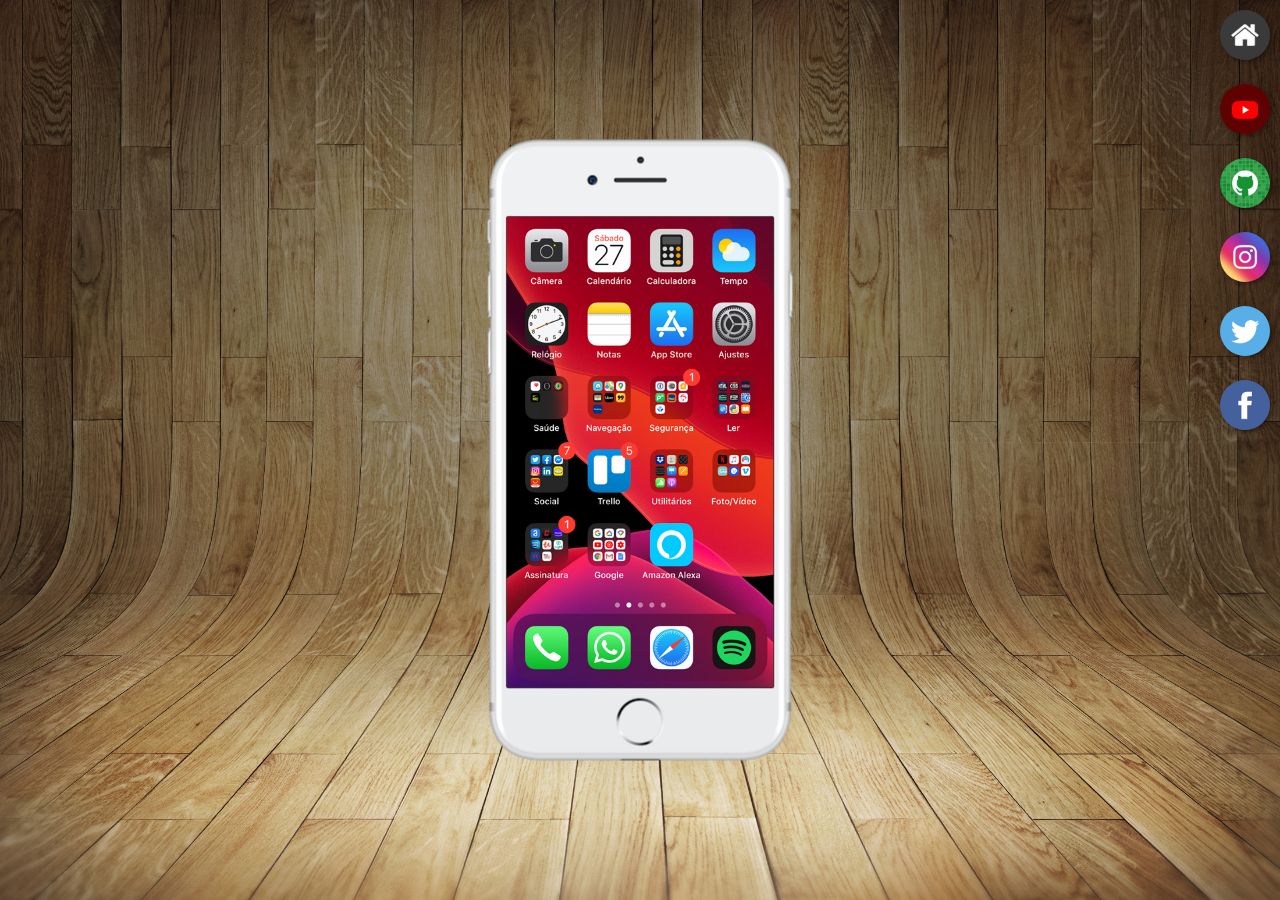
<file: index.html>
<!DOCTYPE html>
<html lang="pt-br">
<head>
    <meta charset="UTF-8">
    <meta http-equiv="X-UA-Compatible" content="IE=edge">
    <meta name="viewport" content="width=device-width, initial-scale=1.0">
    <link rel="shortcut icon" href="favicon.ico" type="image/x-icon">
    <link rel="stylesheet" href="estilos/style.css">
    <title>Projeto Redes Sociais</title>
</head>
<body>
    <main>
        <section id="telefone">
            <iframe src="home.html" name="tela" id="tela" frameborder="0">
                Seu navegador não é compatível com o iframe.
            </iframe>
        </section>
        <section id="redes-sociais">
            <a href="home.html" target="tela"><img src="imagens/logo-home.jpg" alt="Home"></a><br>
            <a href="youtube.html" target="tela"><img src="imagens/logo-youtube.jpg" alt="Youtube"></a><br>
            <a href="github.html" target="tela"><img src="imagens/logo-github.jpg" alt="GitHub"></a><br>
            <a href="instagram.html" target="tela"><img src="imagens/logo-instagram.jpg" alt="Instagram"></a><br>
            <a href="twitter.html" target="tela"><img src="imagens/logo-twitter.jpg" alt="Twitter"></a><br>
            <a href="facebook.html" target="tela"><img src="imagens/logo-facebook.jpg" alt="Facebook"></a>
        </section>
    </main>
</body>
</html>
</file>
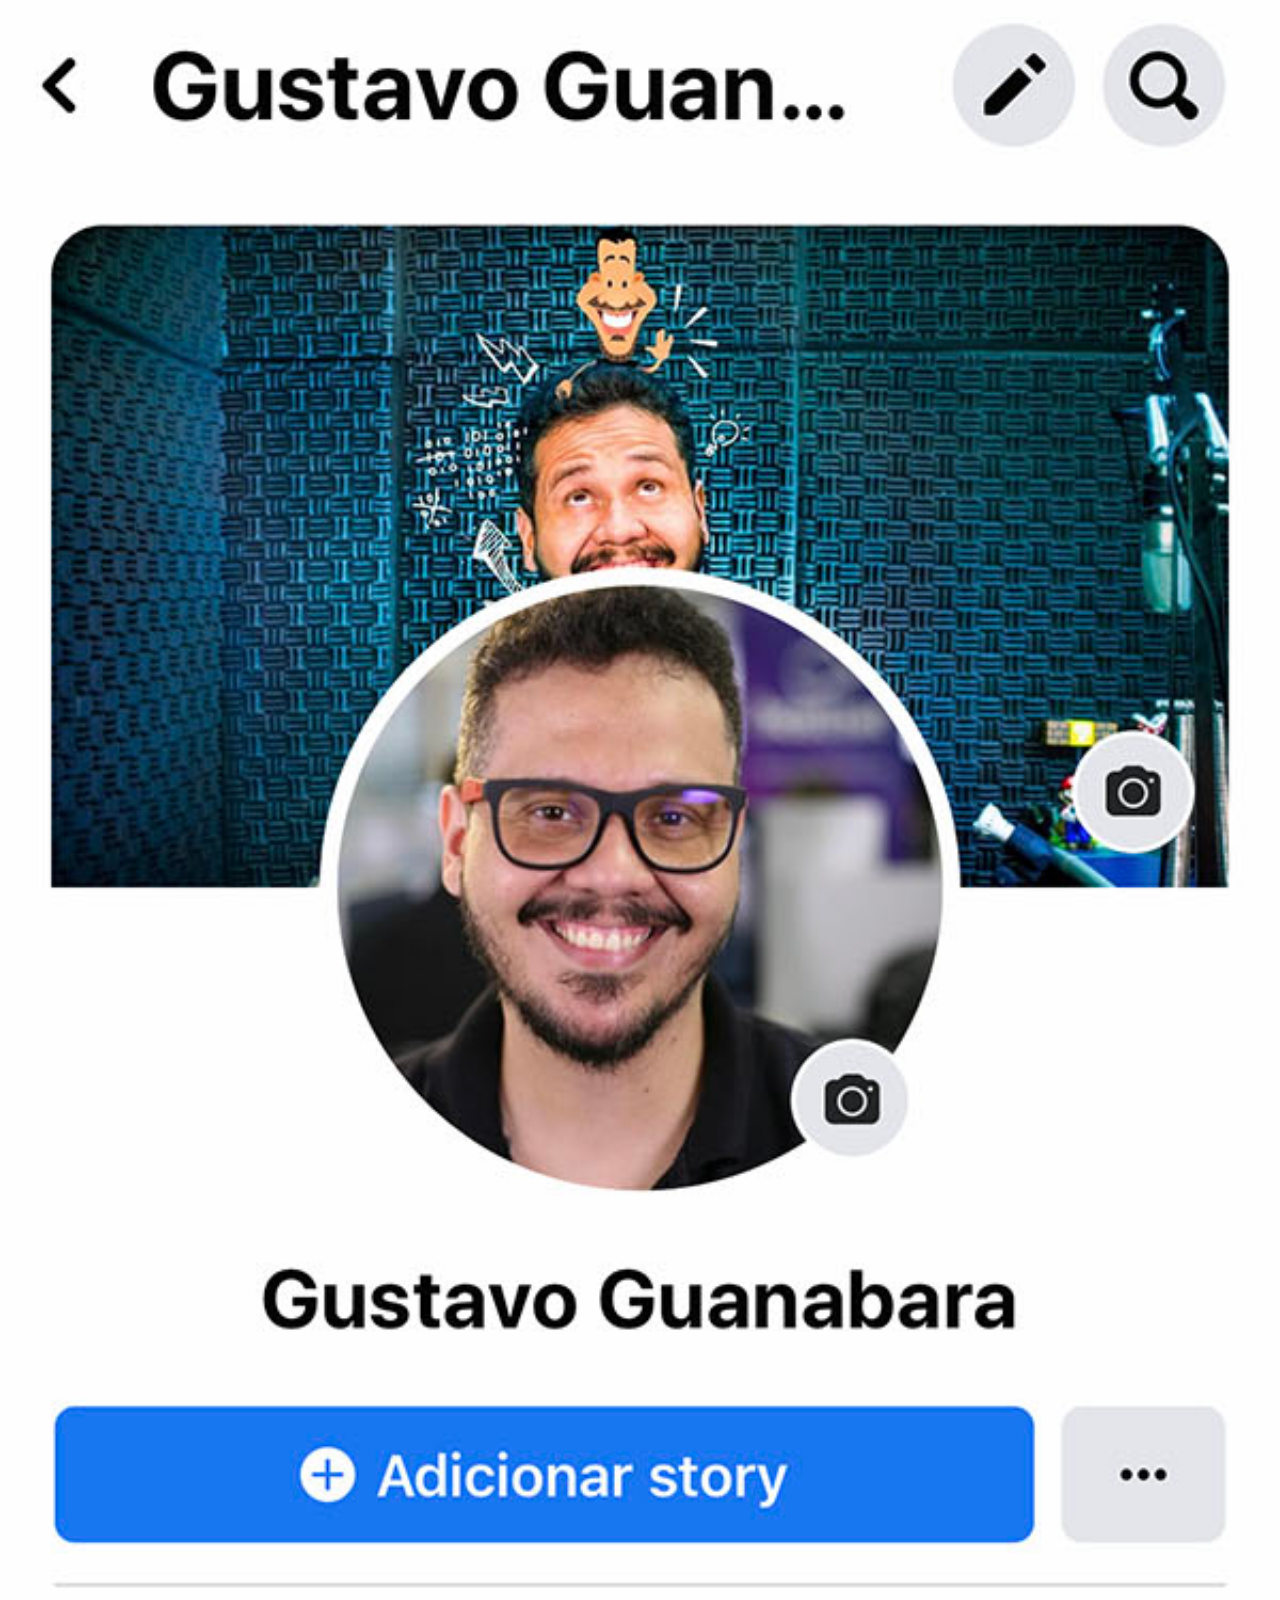
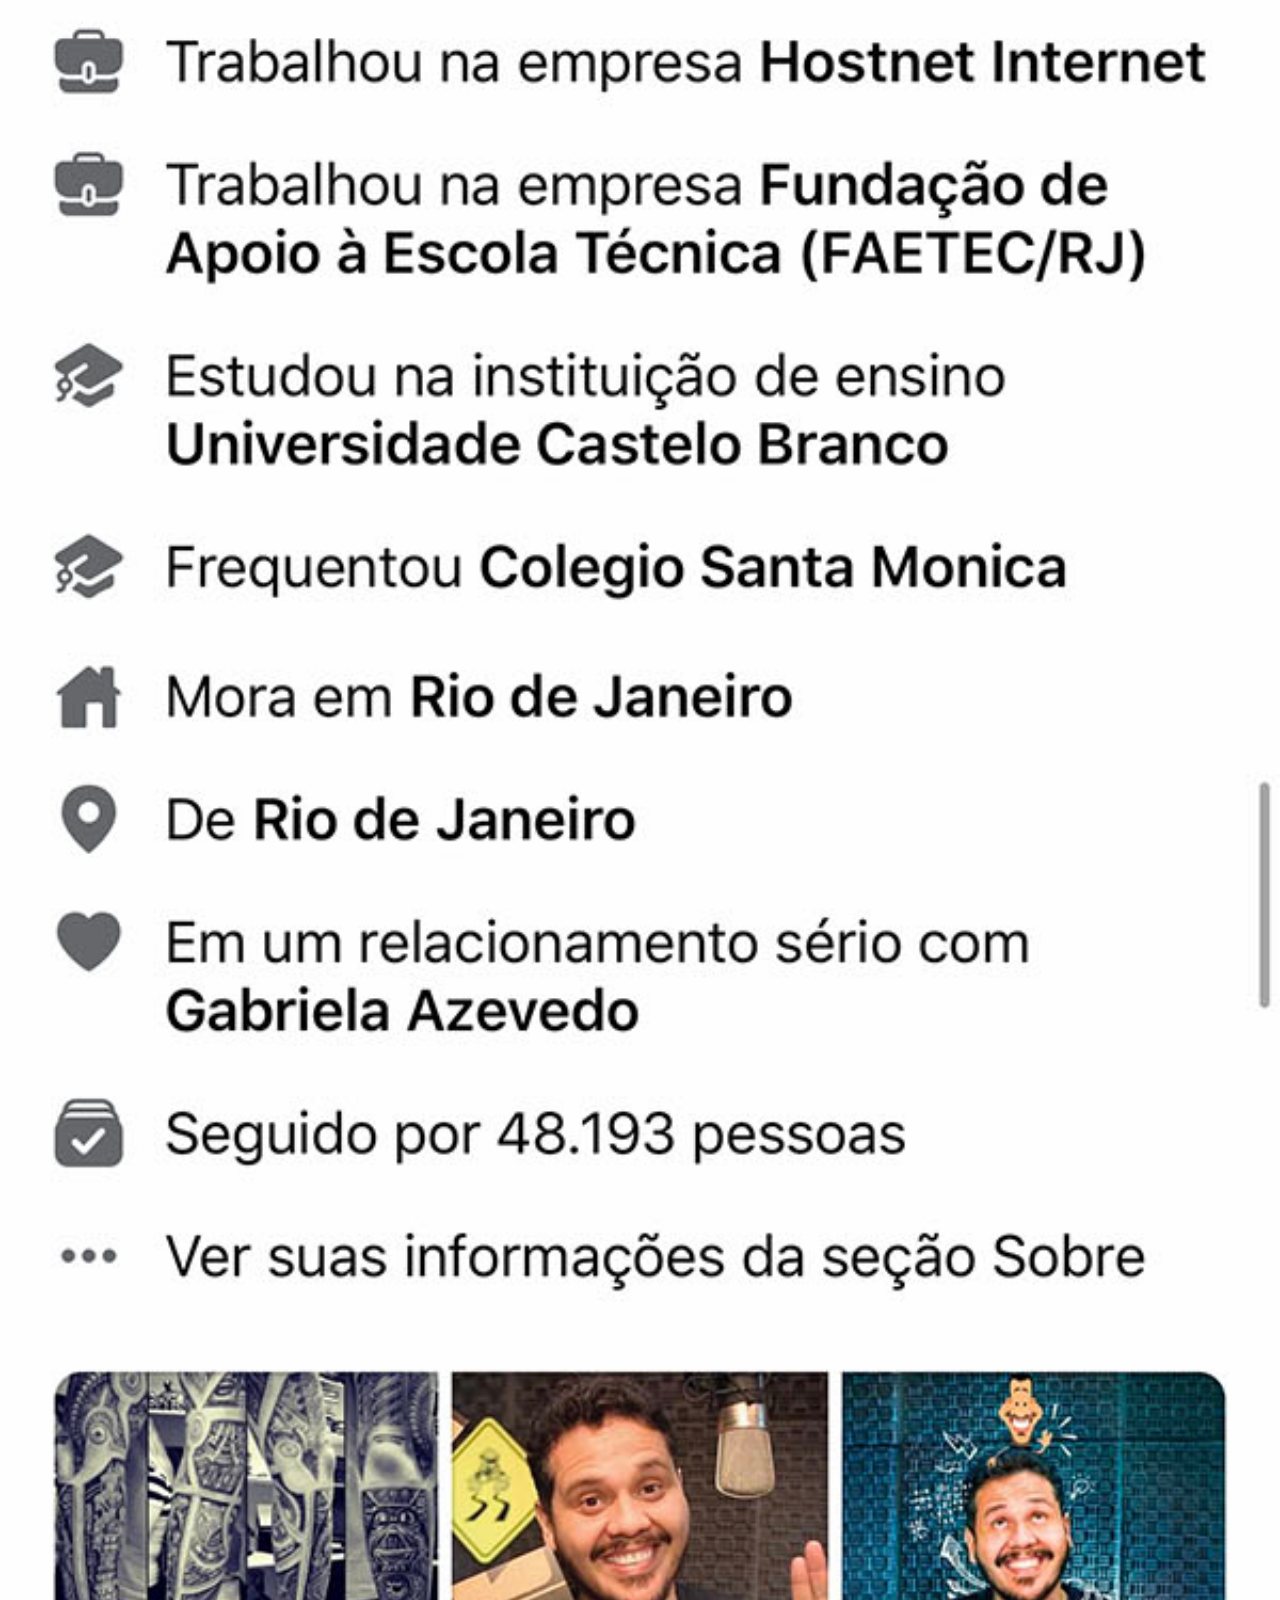
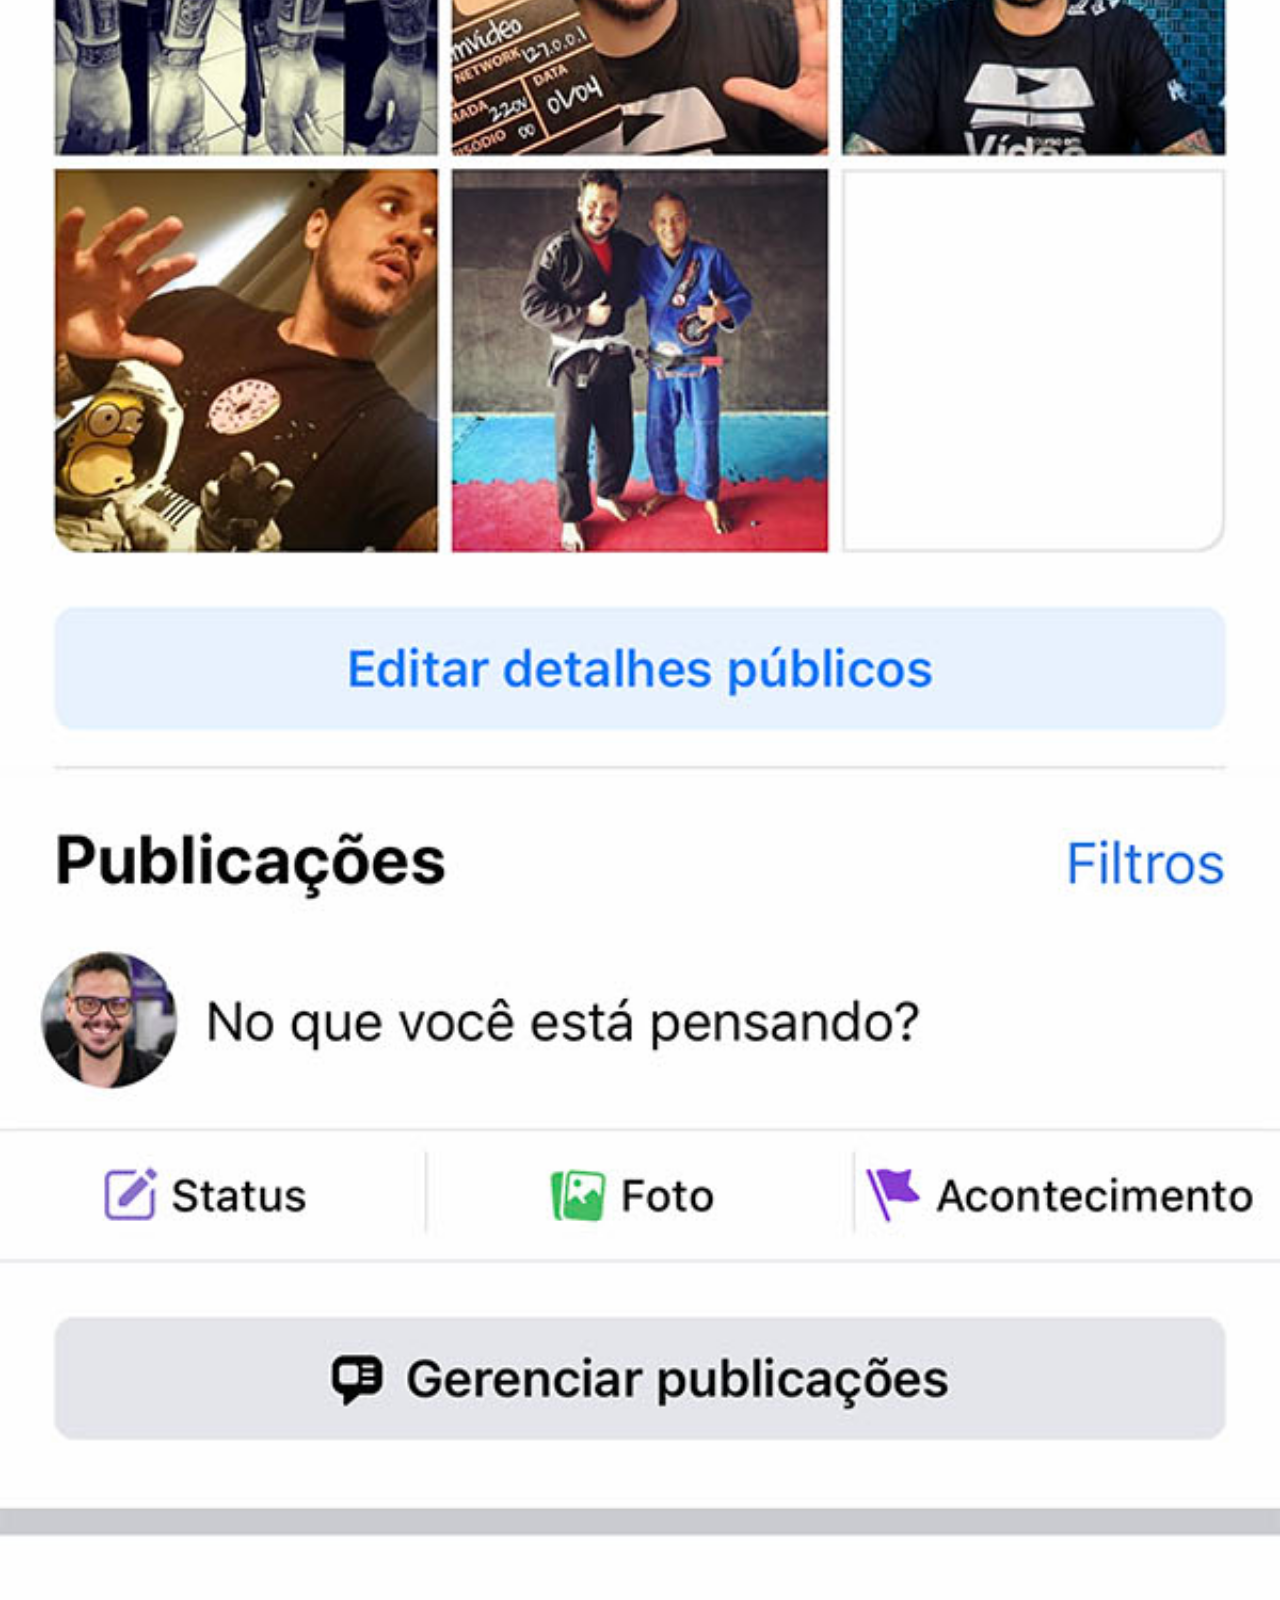
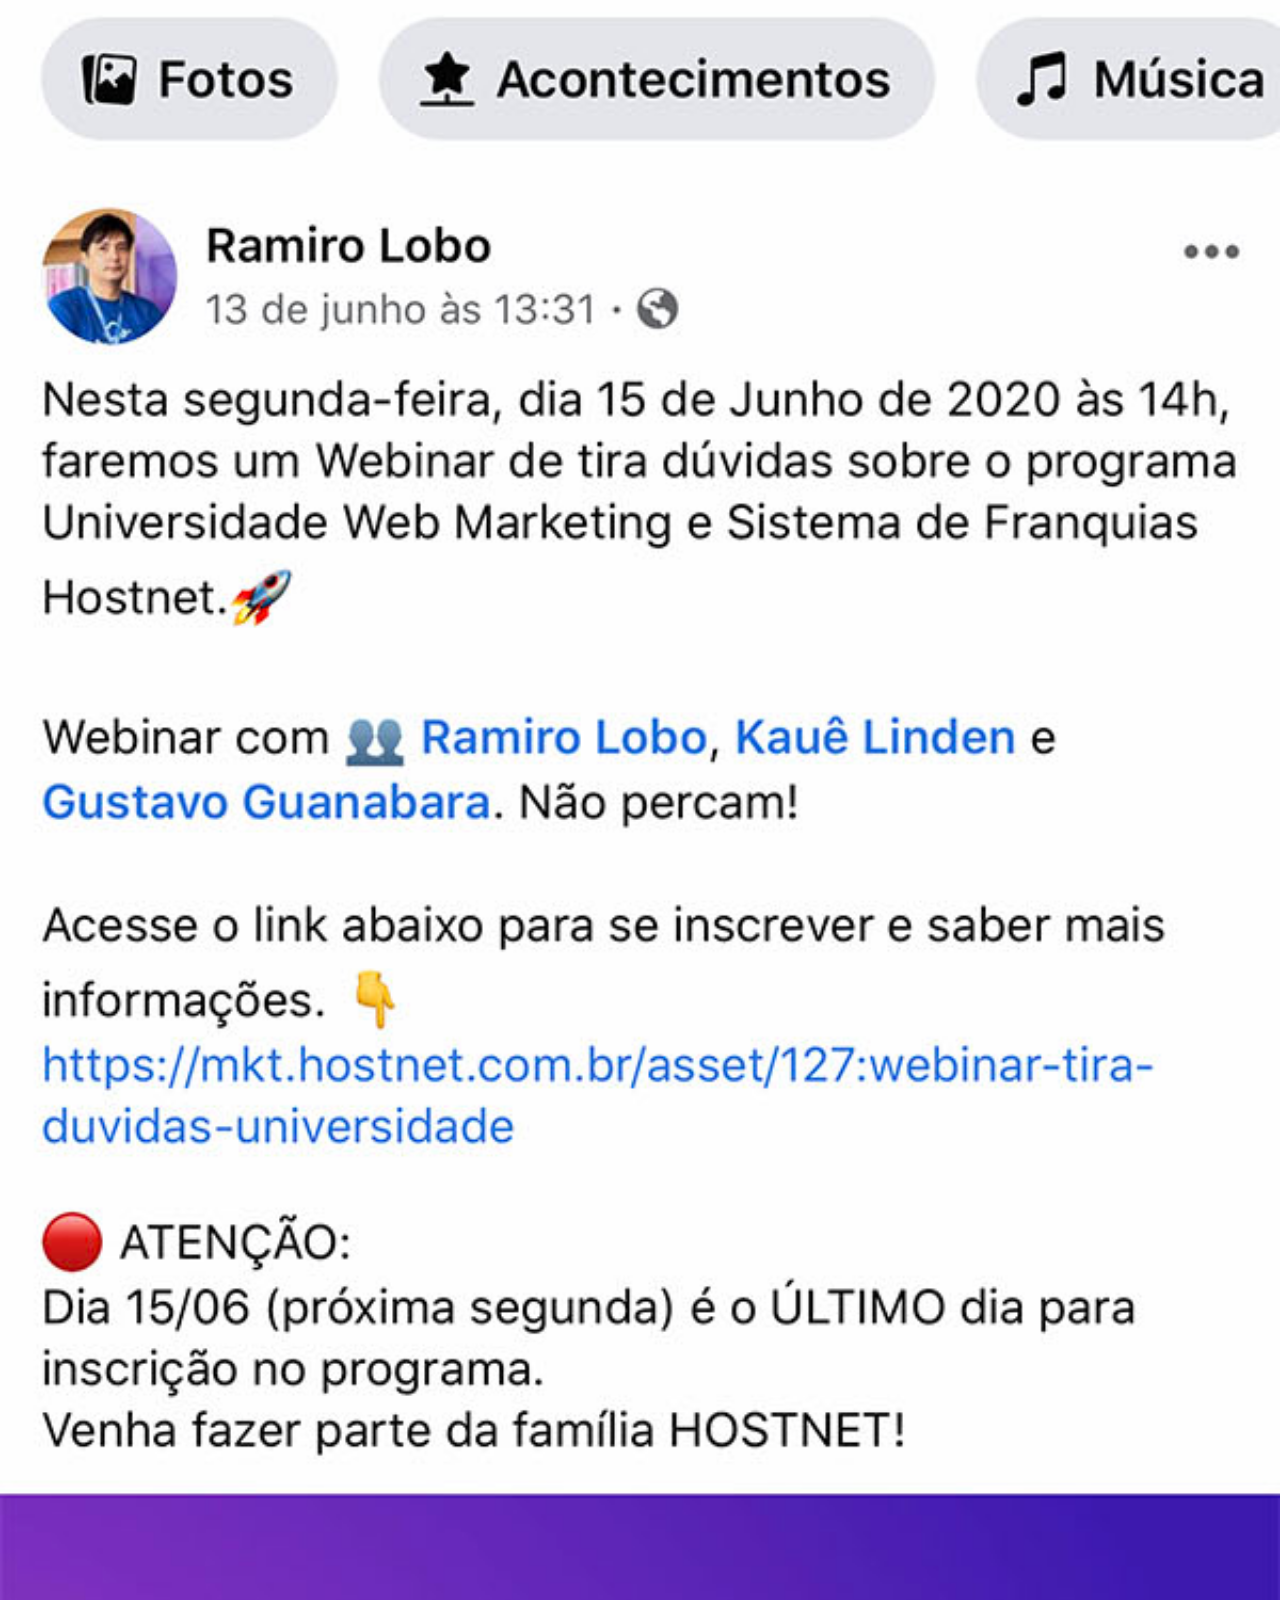
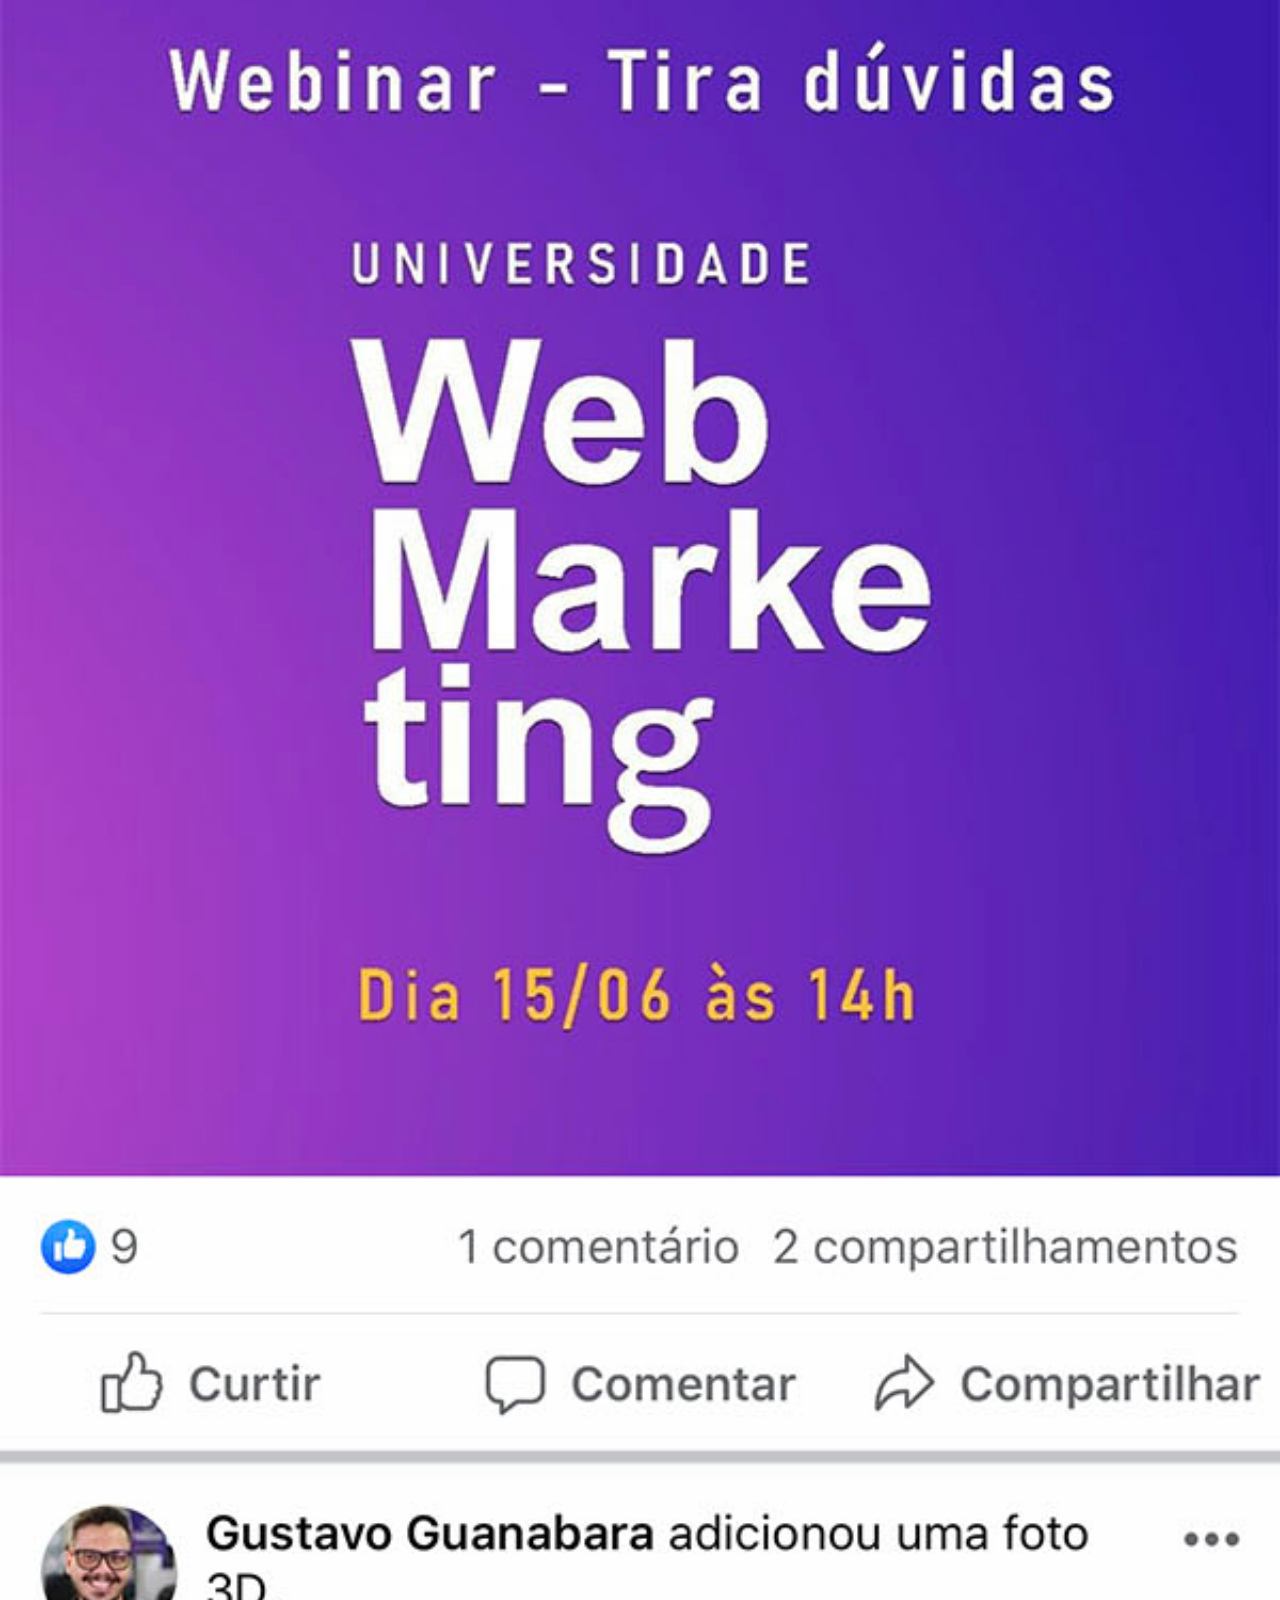
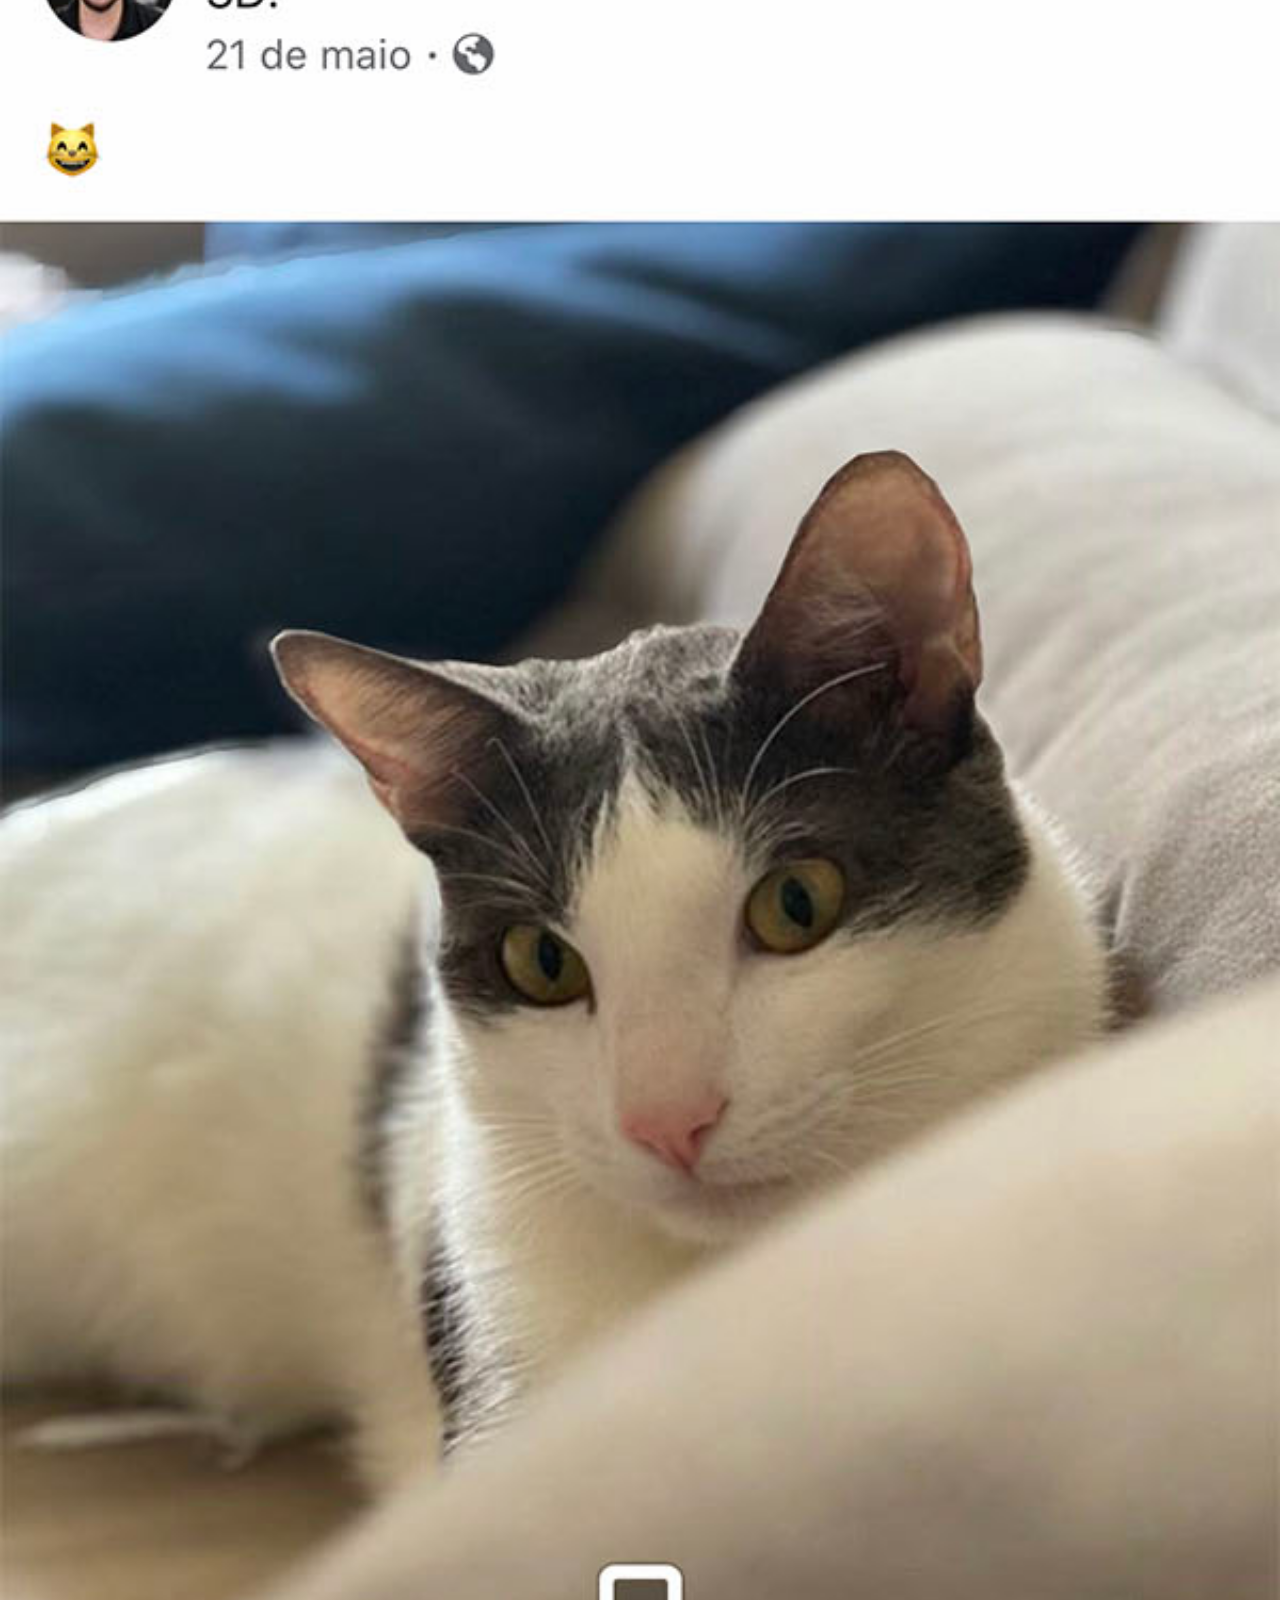
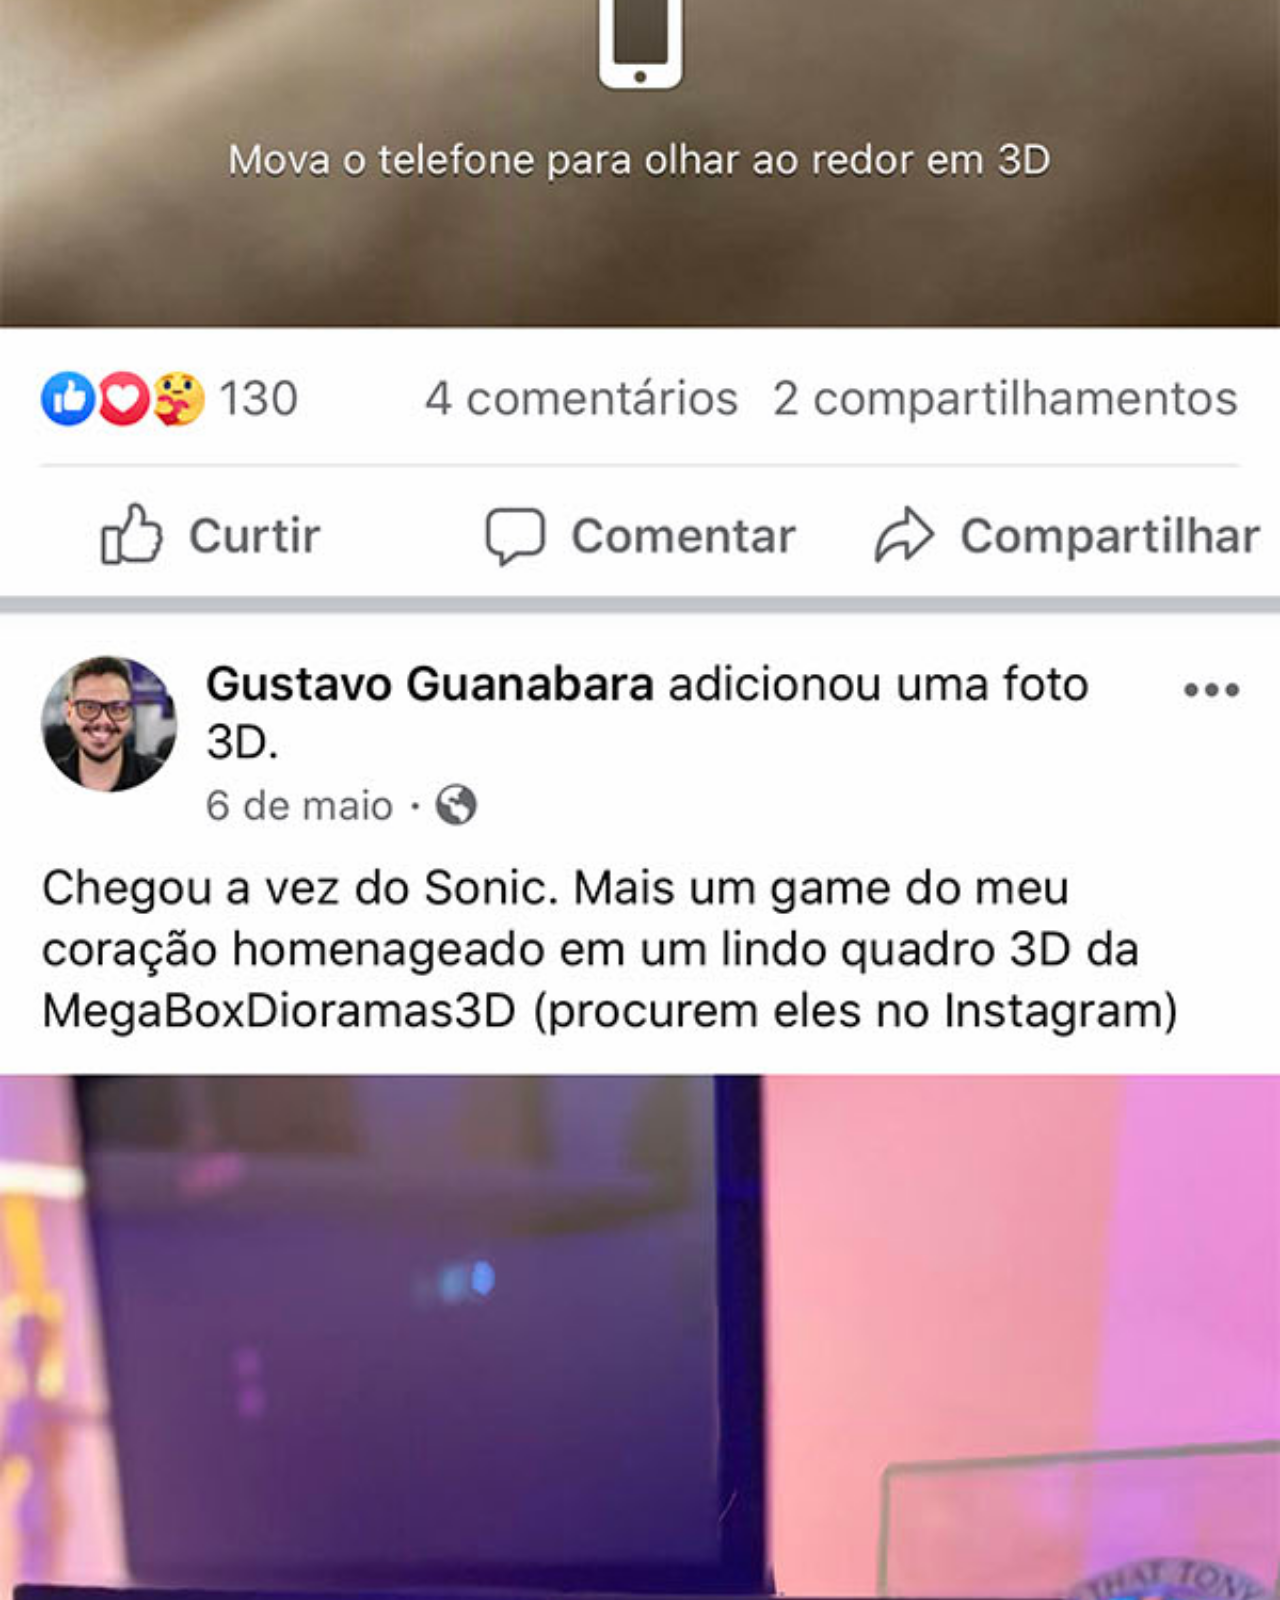
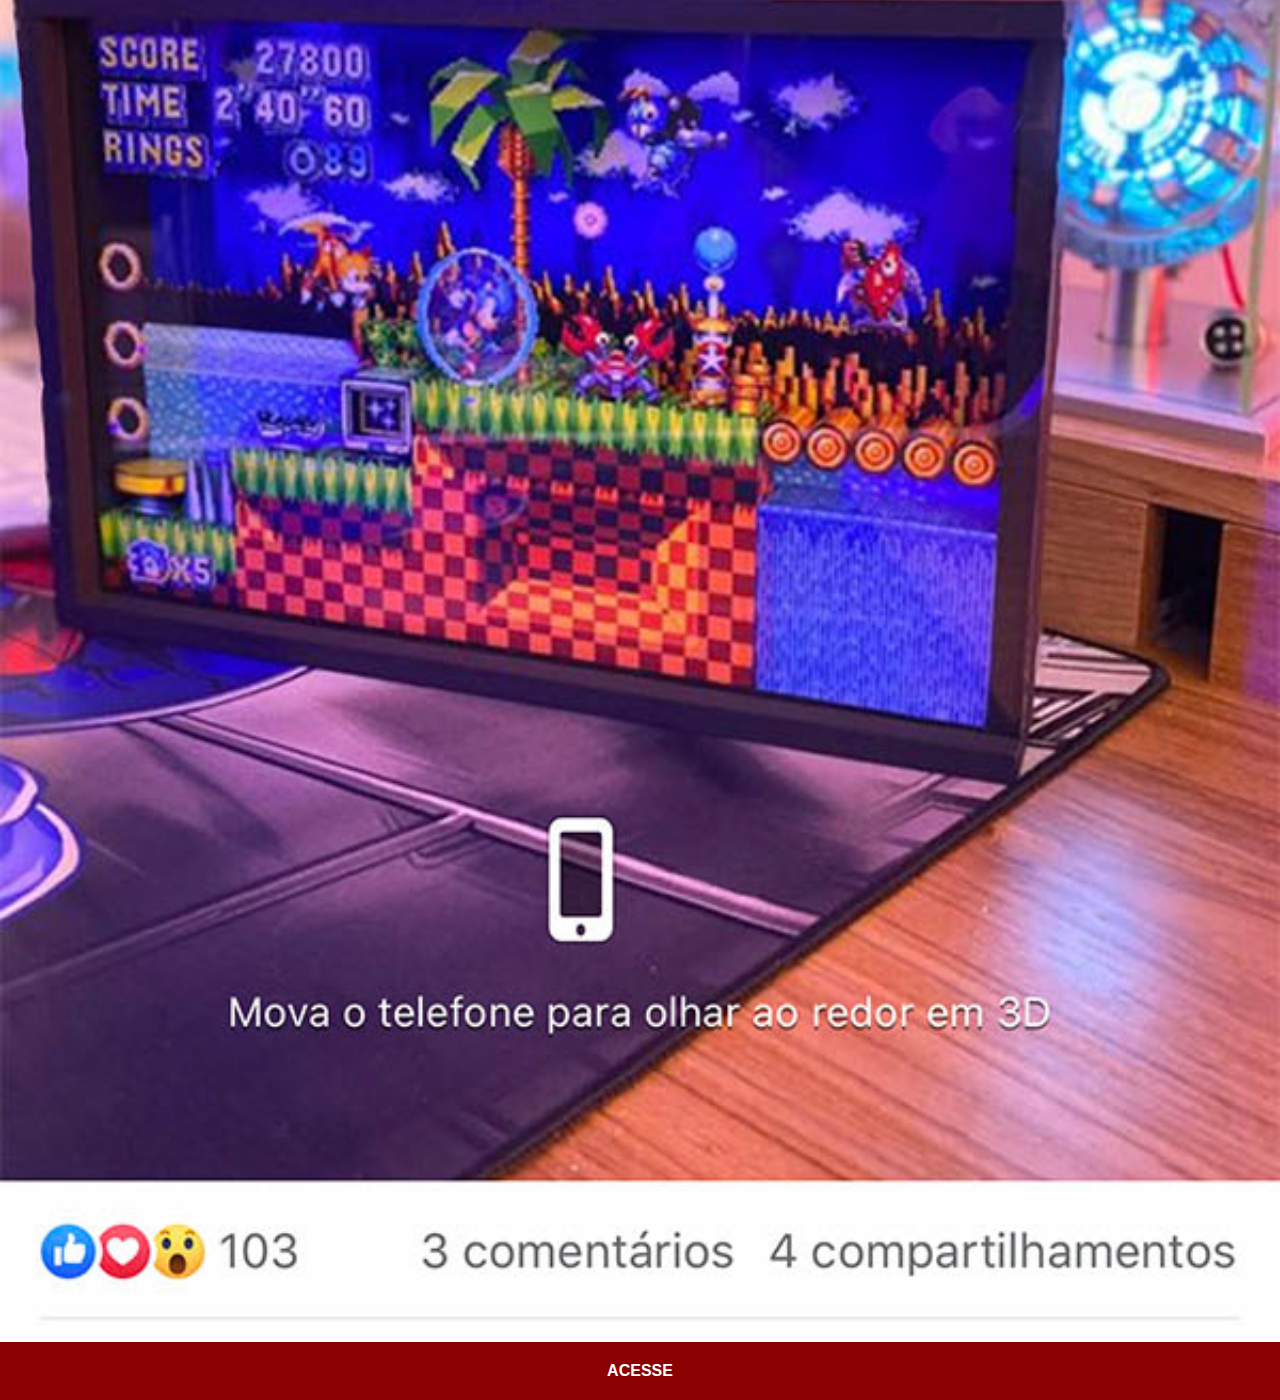
<file: facebook.html>
<!DOCTYPE html>
<html lang="pt-br">
<head>
    <meta charset="UTF-8">
    <meta http-equiv="X-UA-Compatible" content="IE=edge">
    <meta name="viewport" content="width=device-width, initial-scale=1.0">
    <title>Facebook</title>
    <link rel="stylesheet" href="estilos/social.css">
</head>
<body>
    <img src="imagens/tela-facebook.jpg" alt="Facebook">
    <a href="https://www.facebook.com/gustavoguanabara/?locale=pt_BR" target="_blank">ACESSE</a>
</body>
</html>
</file>
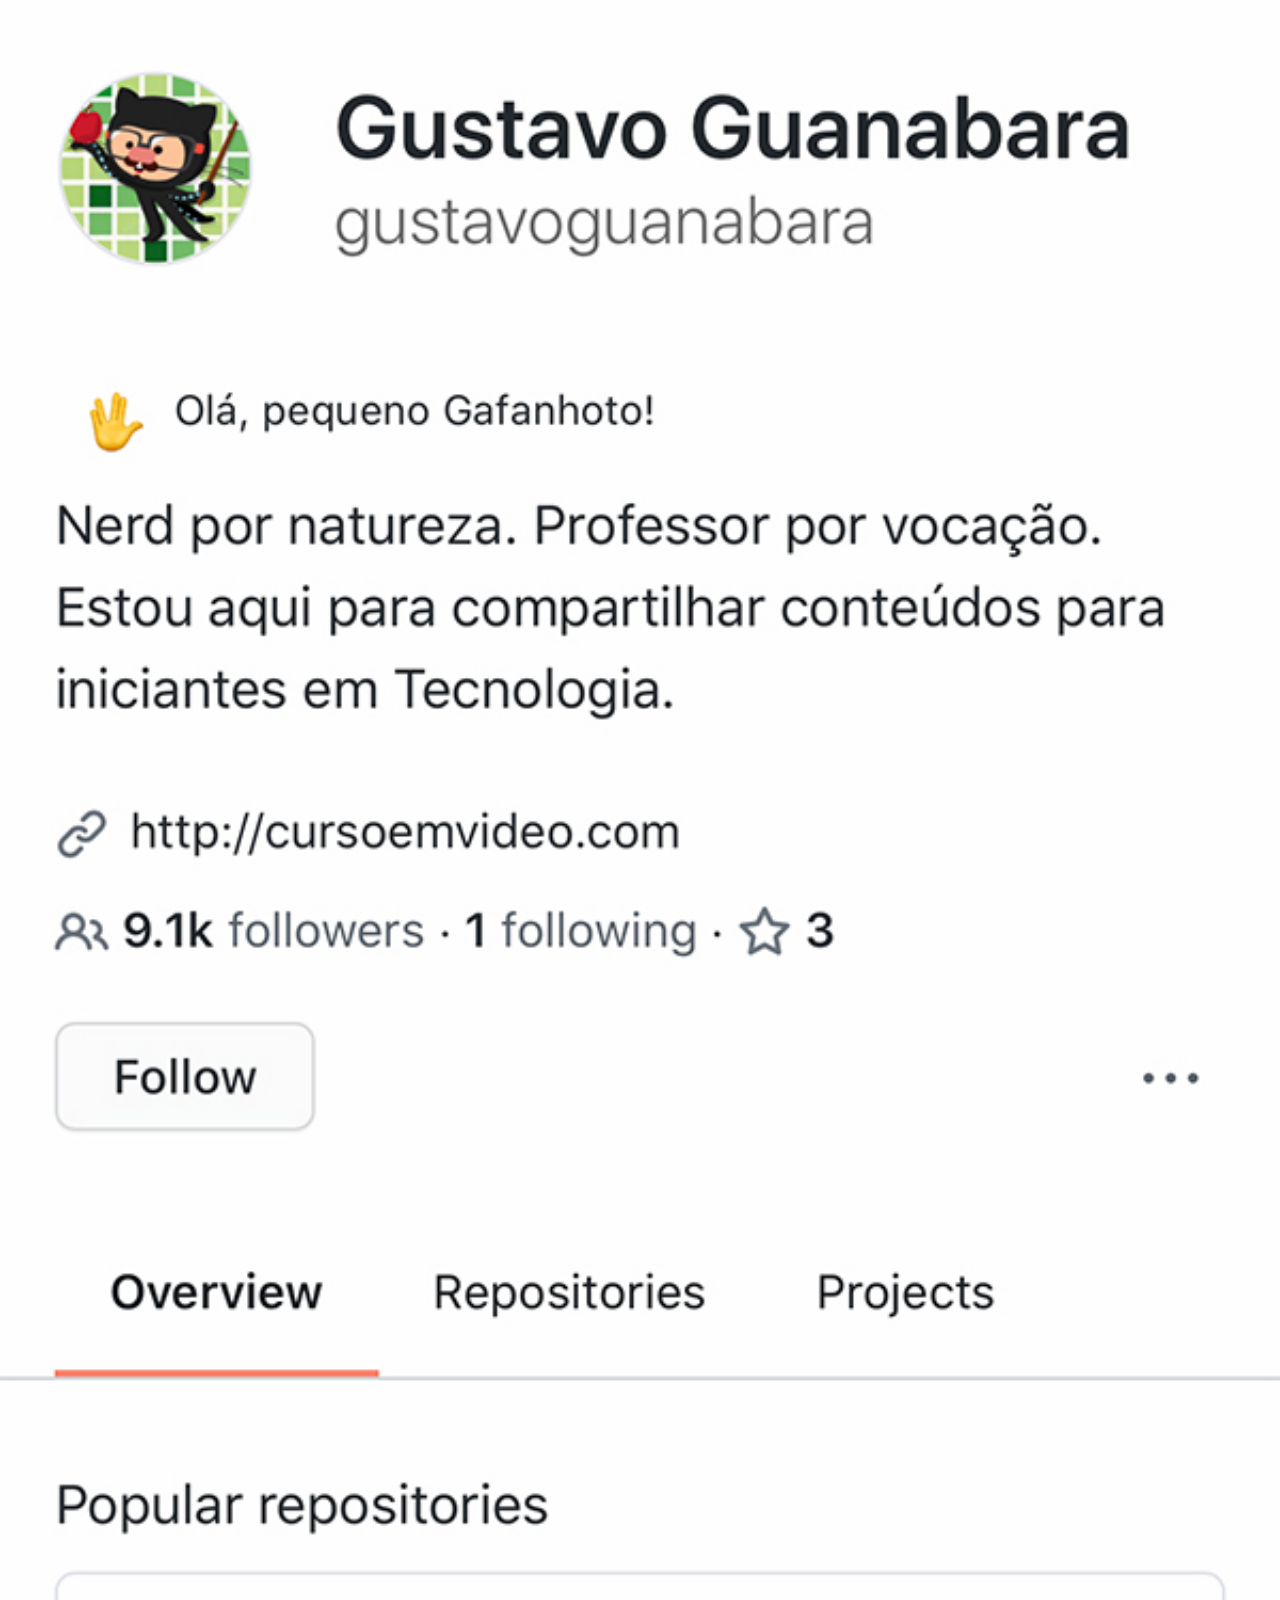
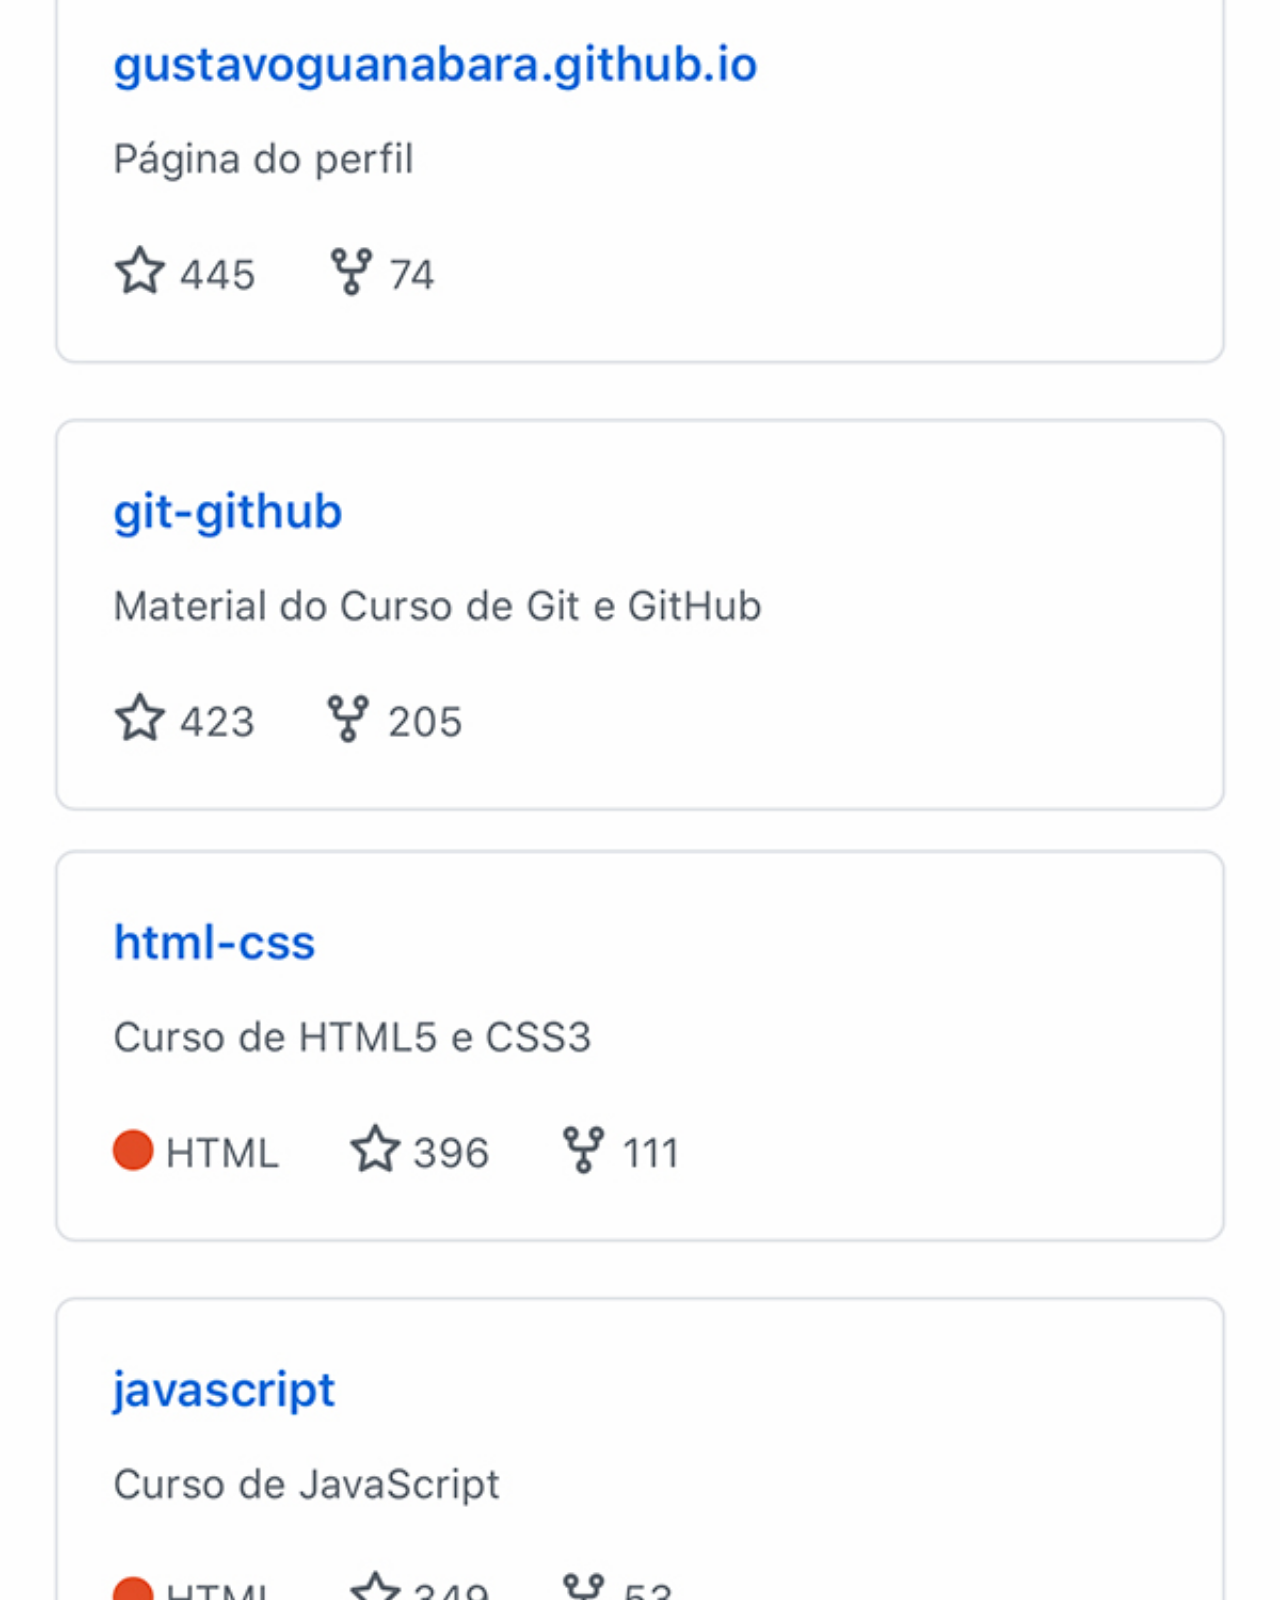
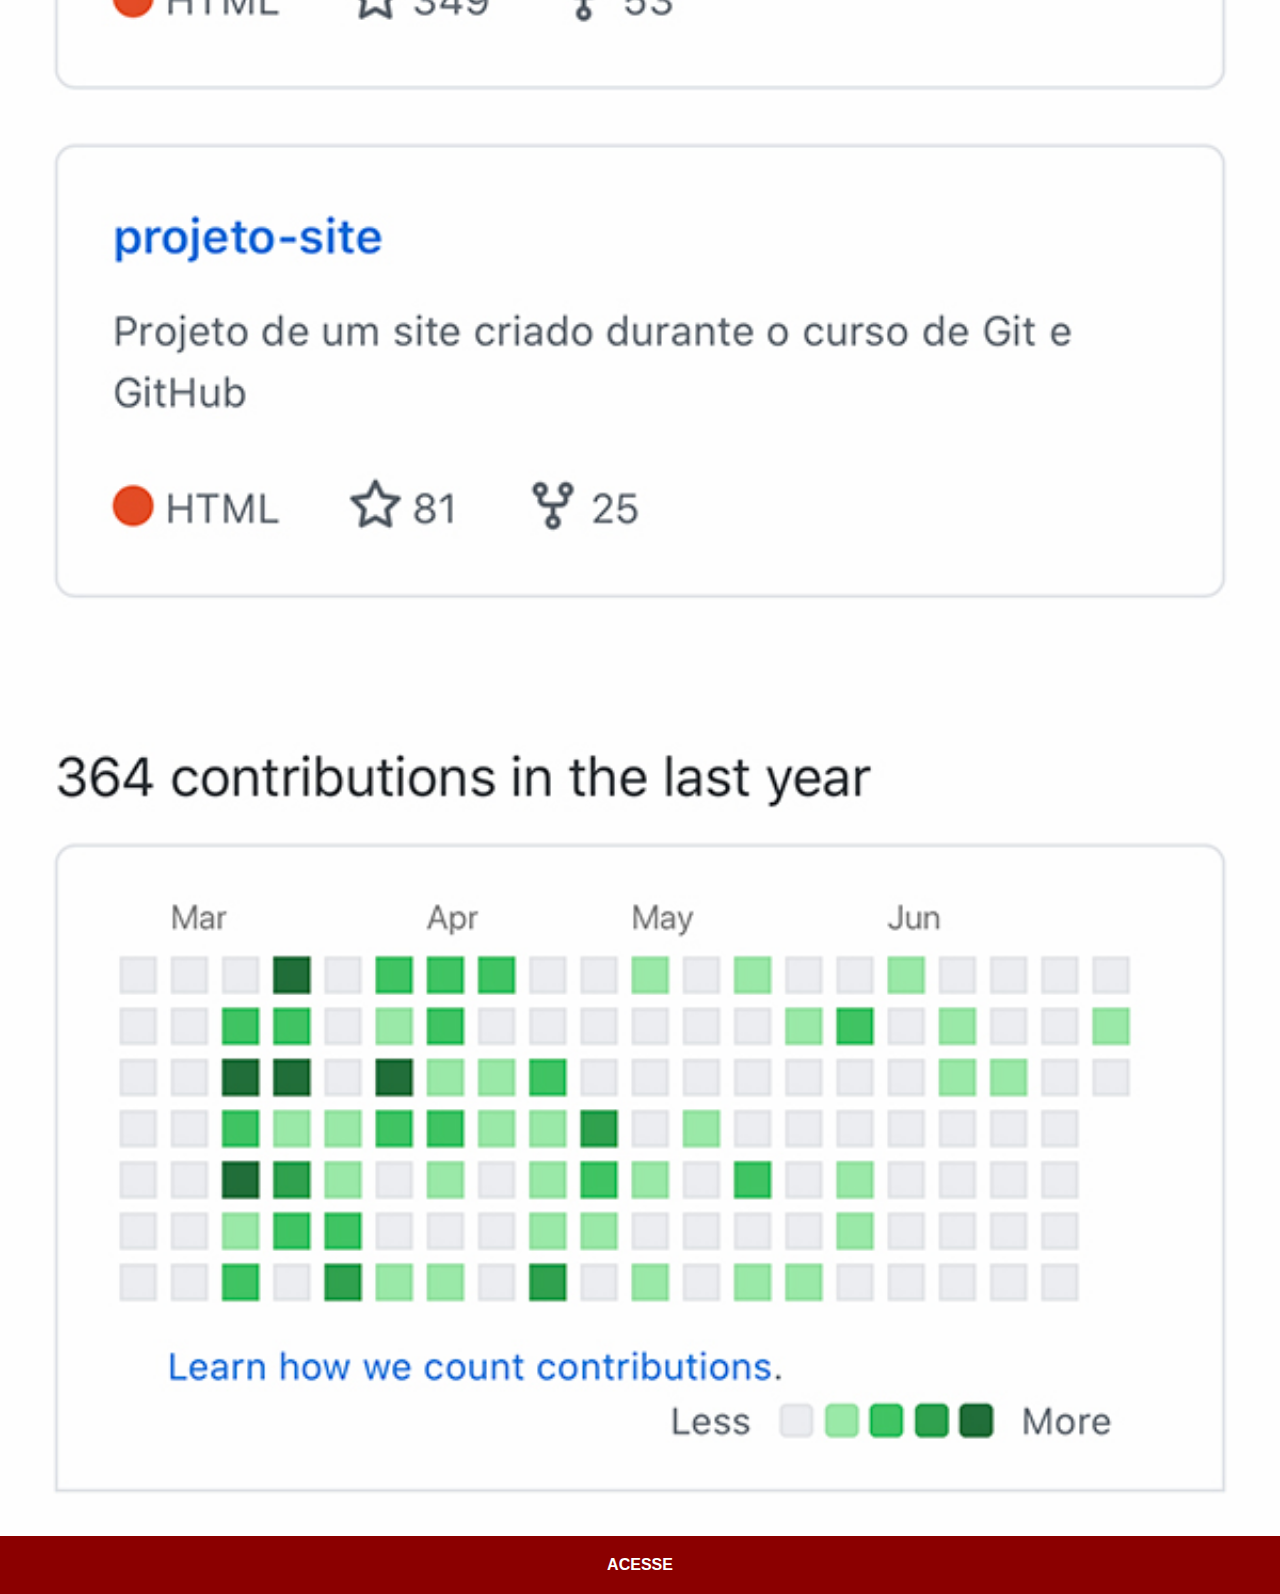
<file: github.html>
<!DOCTYPE html>
<html lang="pt-br">
<head>
    <meta charset="UTF-8">
    <meta http-equiv="X-UA-Compatible" content="IE=edge">
    <meta name="viewport" content="width=device-width, initial-scale=1.0">
    <title>GitHub</title>
    <link rel="stylesheet" href="estilos/social.css">
</head>
<body>
    <img src="imagens/tela-github.jpg" alt="GitHub">
    <a href="https://gustavoguanabara.github.io/" target="_blank">ACESSE</a>
</body>
</html>
</file>
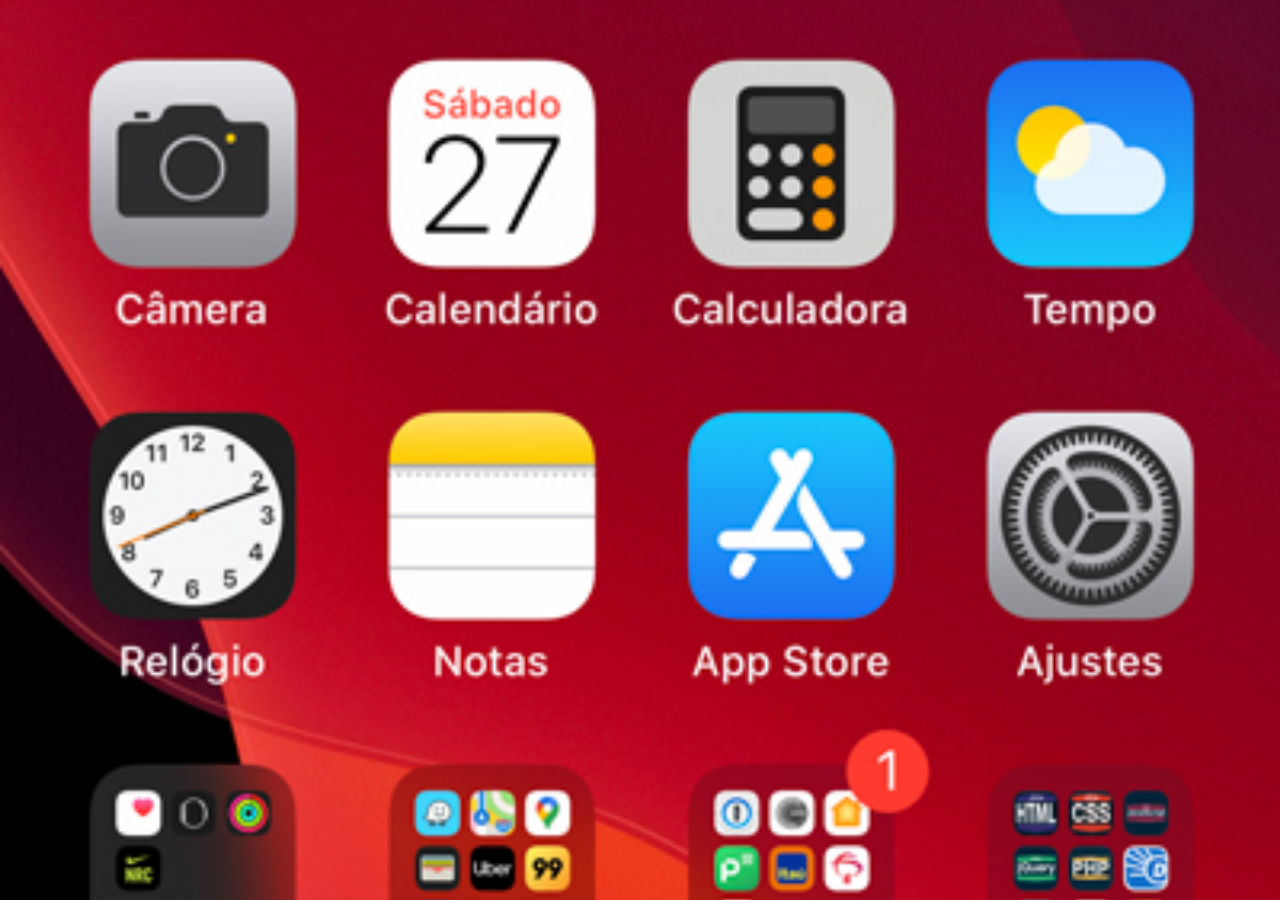
<file: home.html>
<!DOCTYPE html>
<html lang="pt-br">
<head>
    <meta charset="UTF-8">
    <meta http-equiv="X-UA-Compatible" content="IE=edge">
    <meta name="viewport" content="width=device-width, initial-scale=1.0">
    <title>Home</title>
    <style>
        * {
            margin: 0px;
            padding: 0px;
        }
        body {
            width: 100vw;
            height: 100vh;
            background: black url('imagens/tela-home.jpg') no-repeat top center;
            background-size: cover;
        }
    </style>
</head>
<body>
    
</body>
</html>
</file>
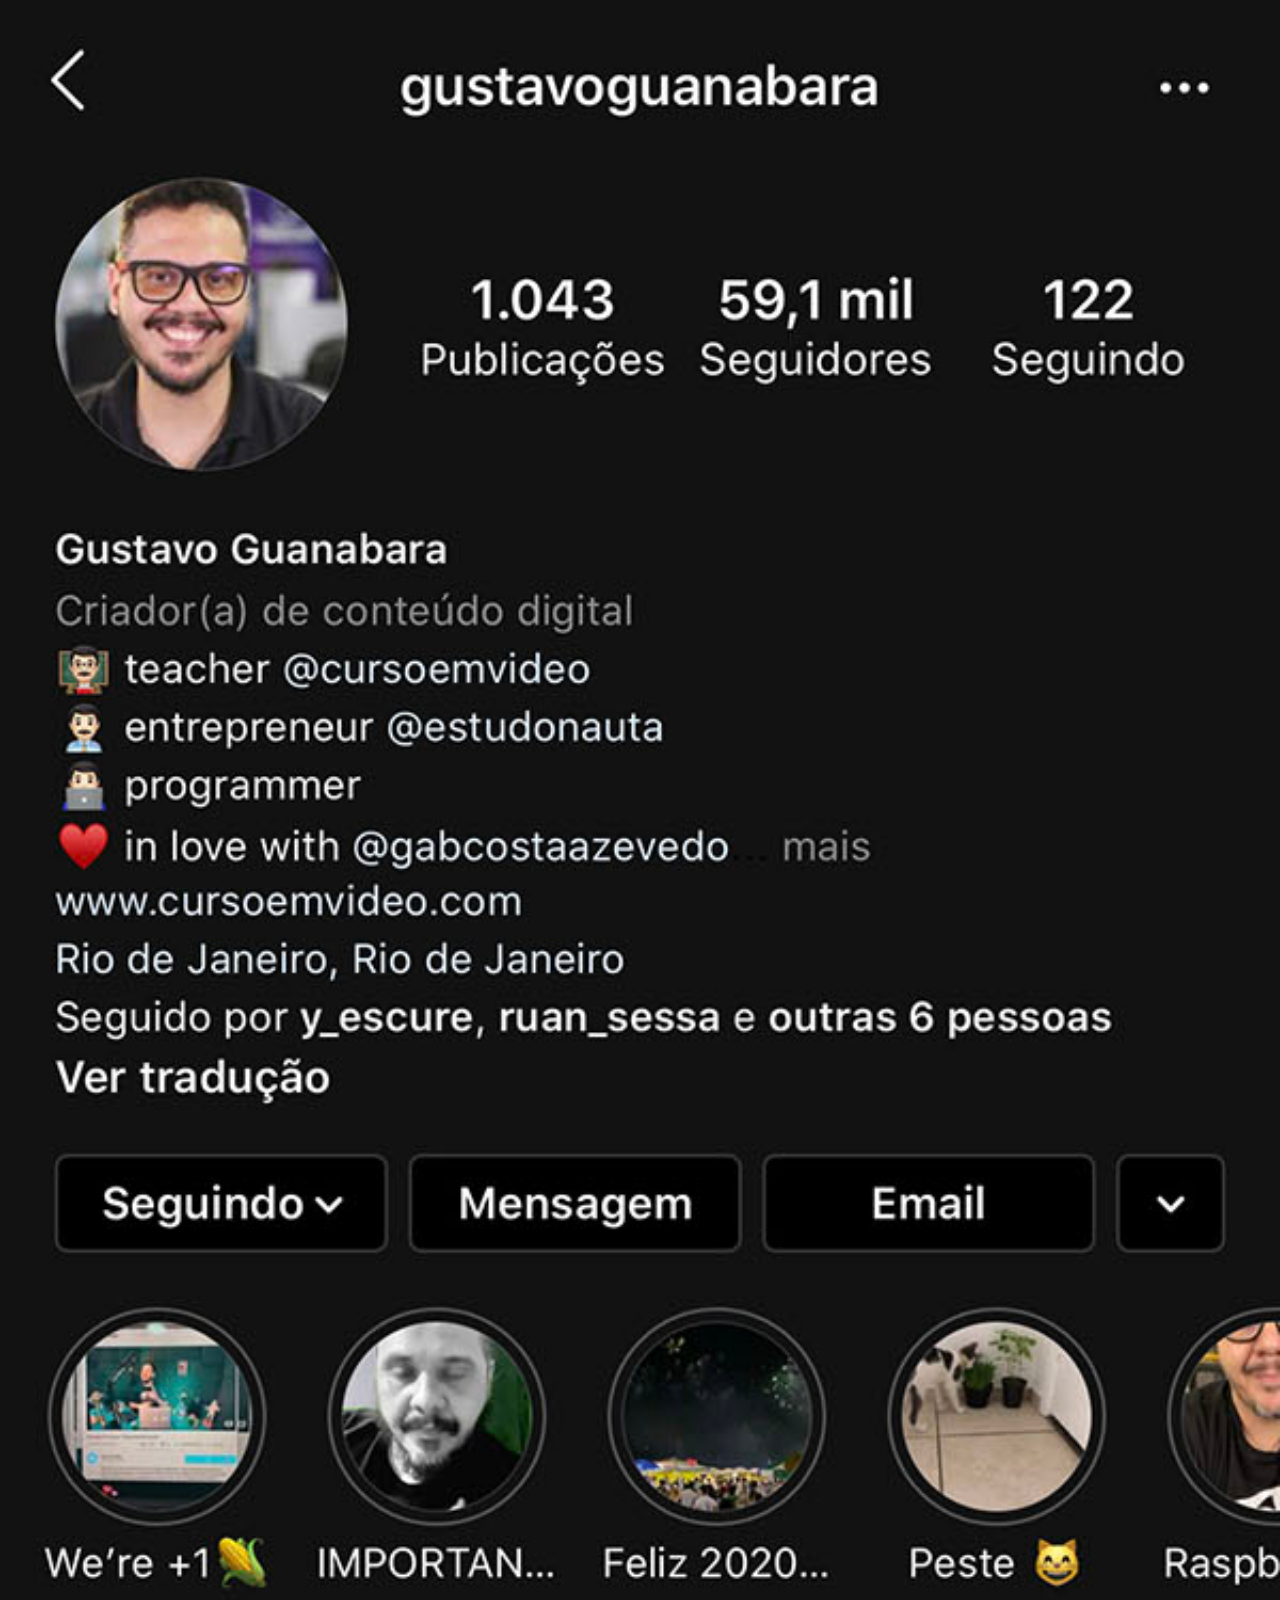
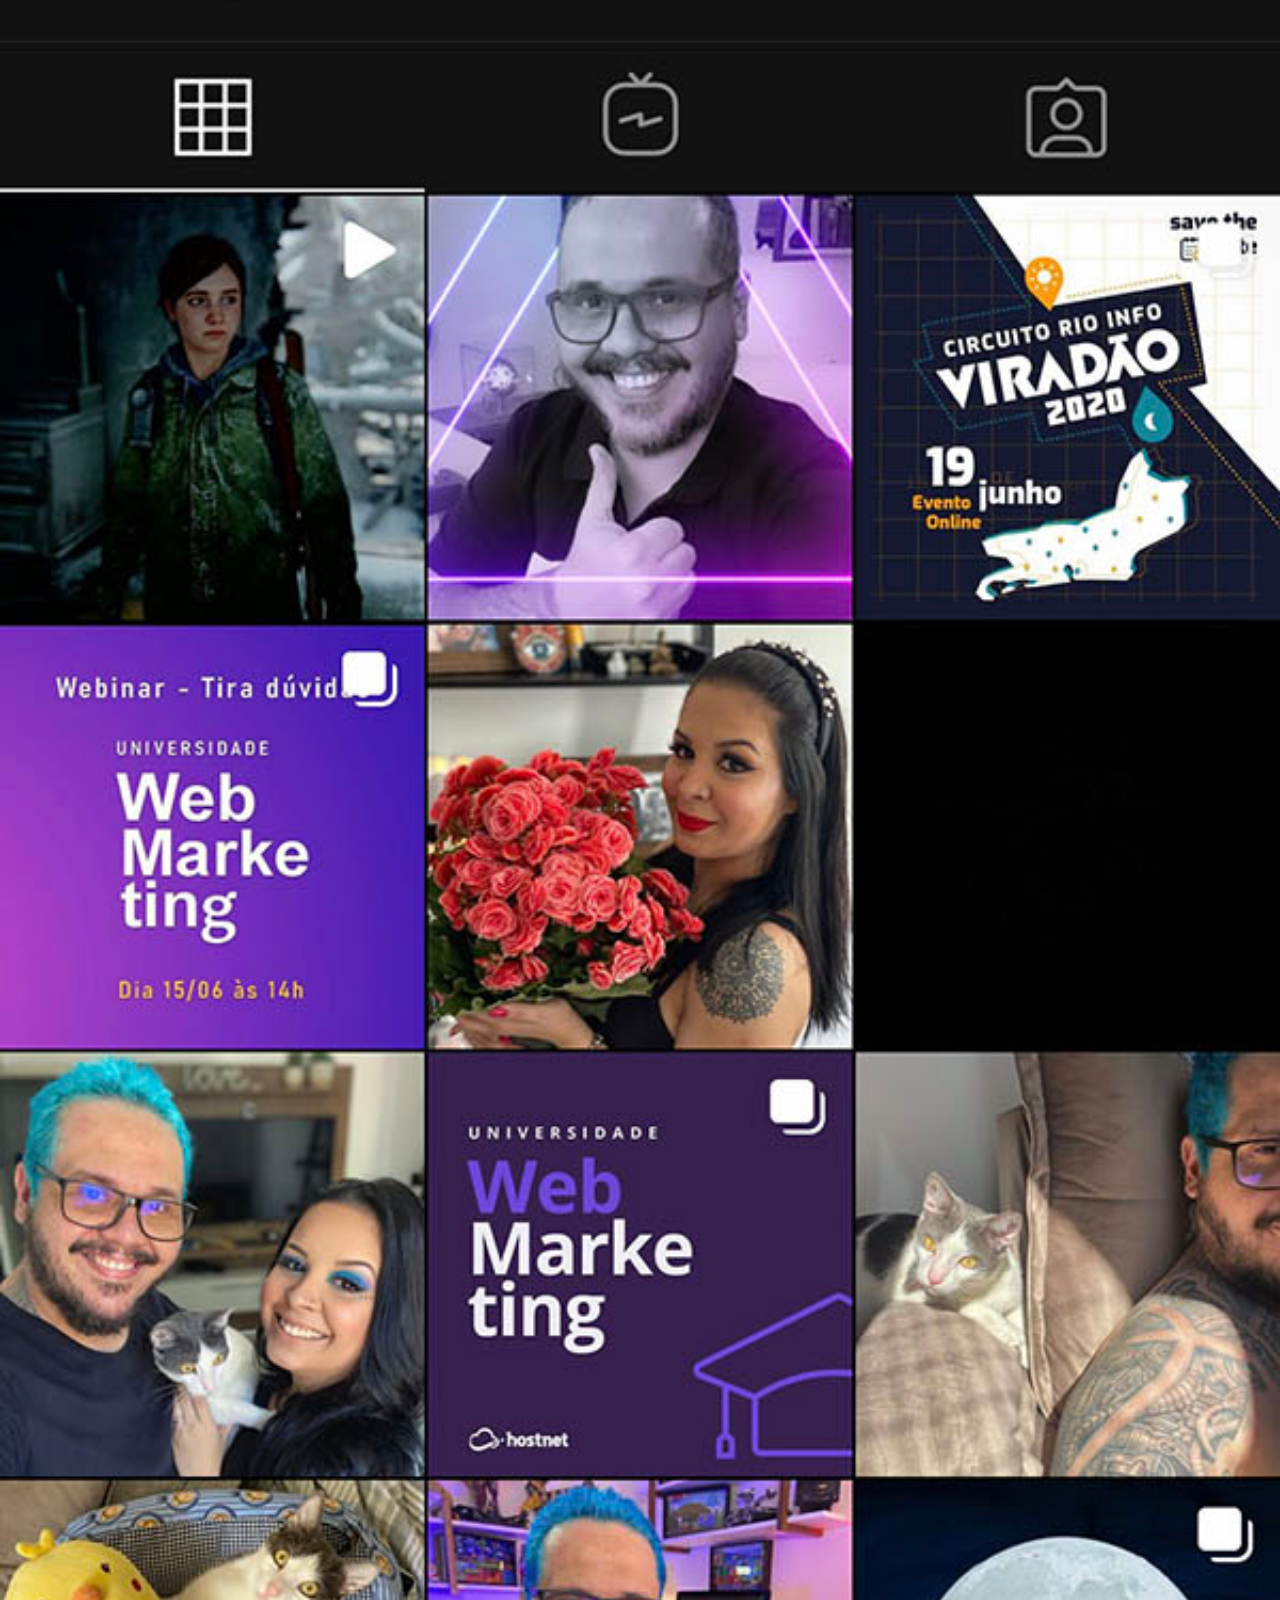
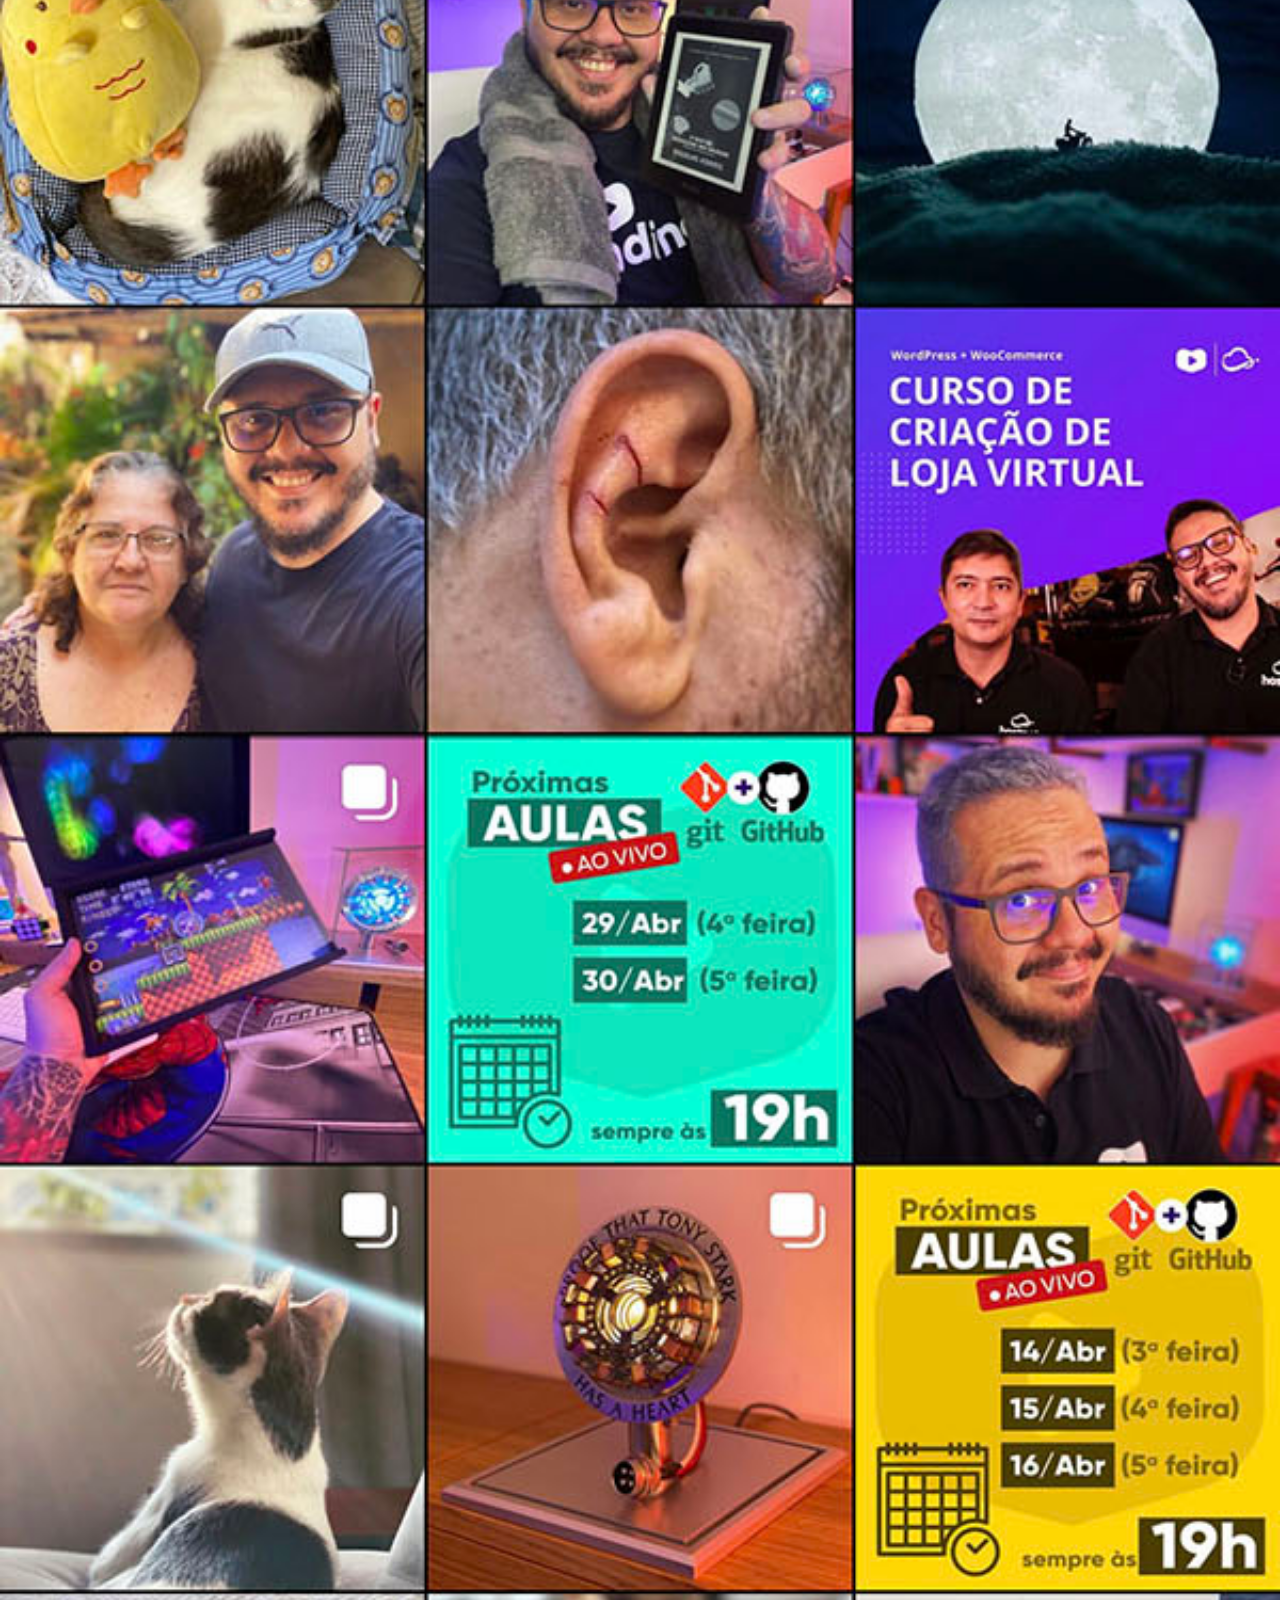
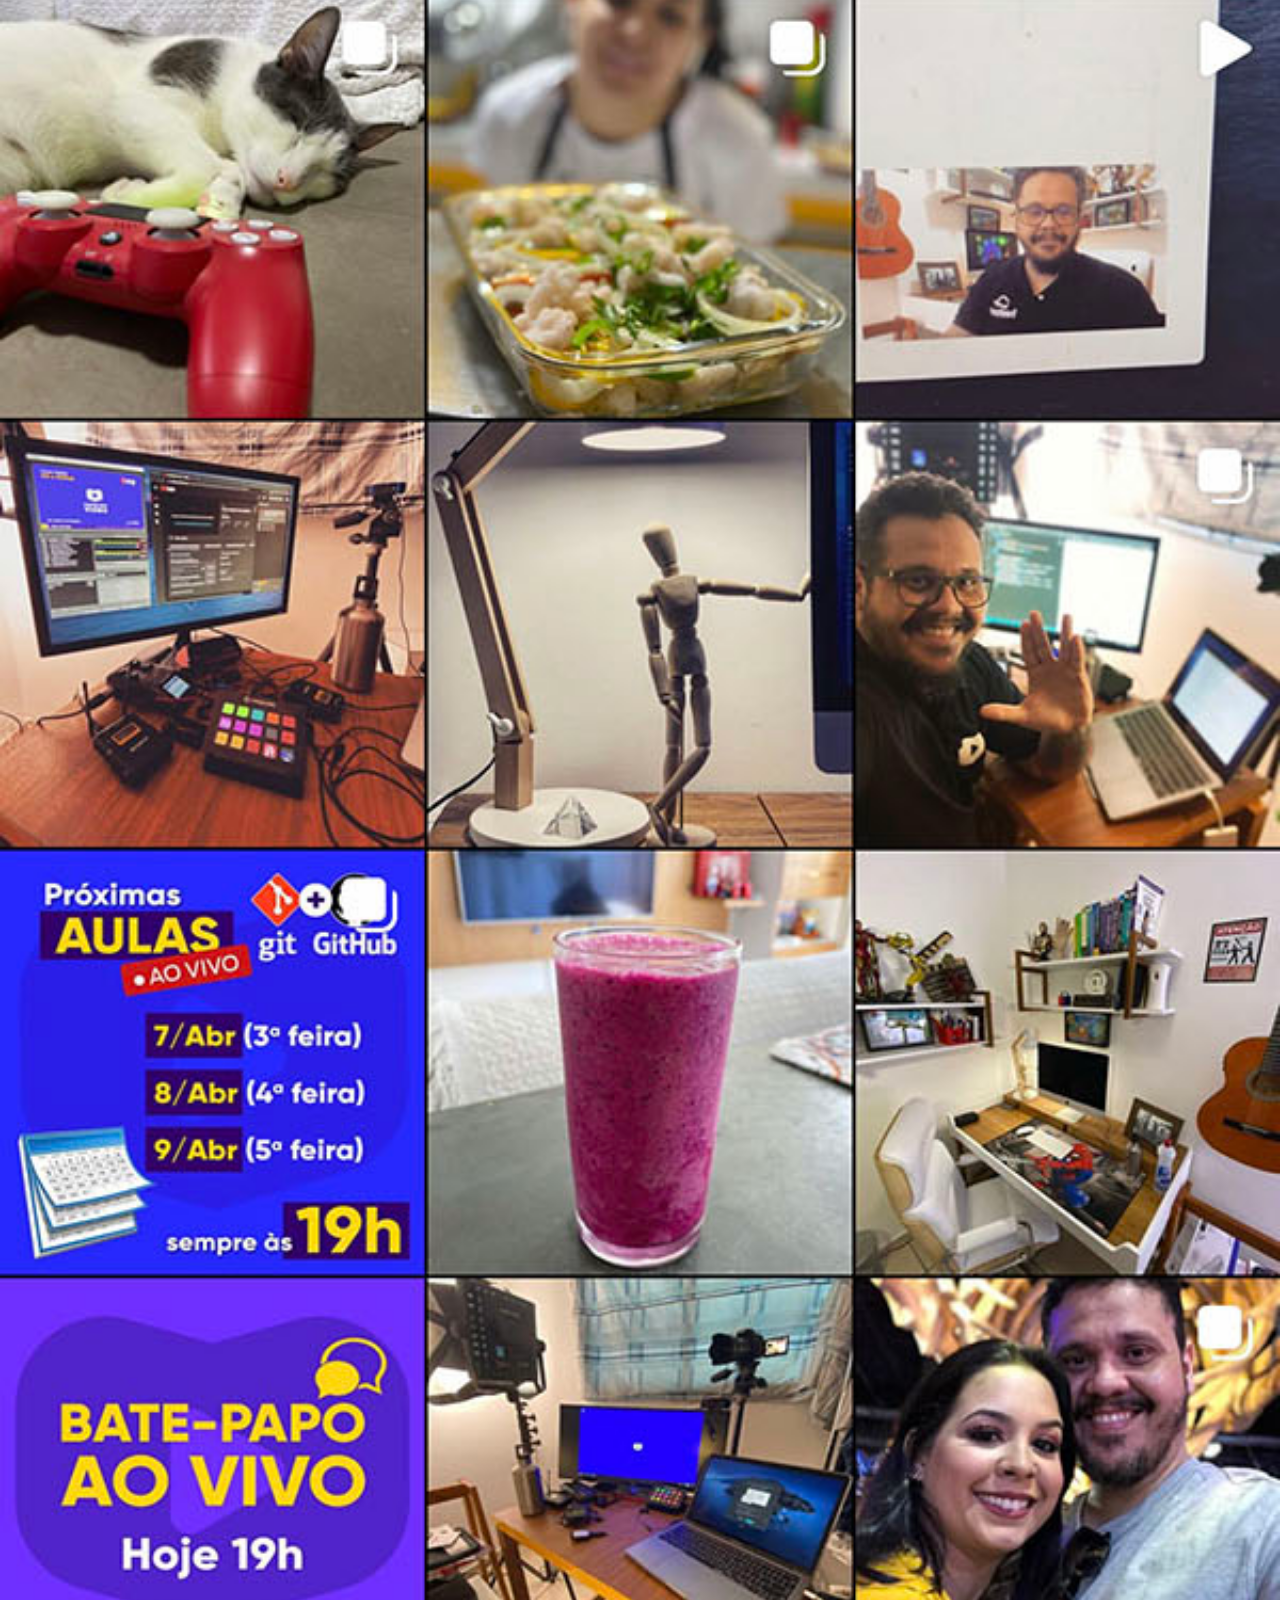
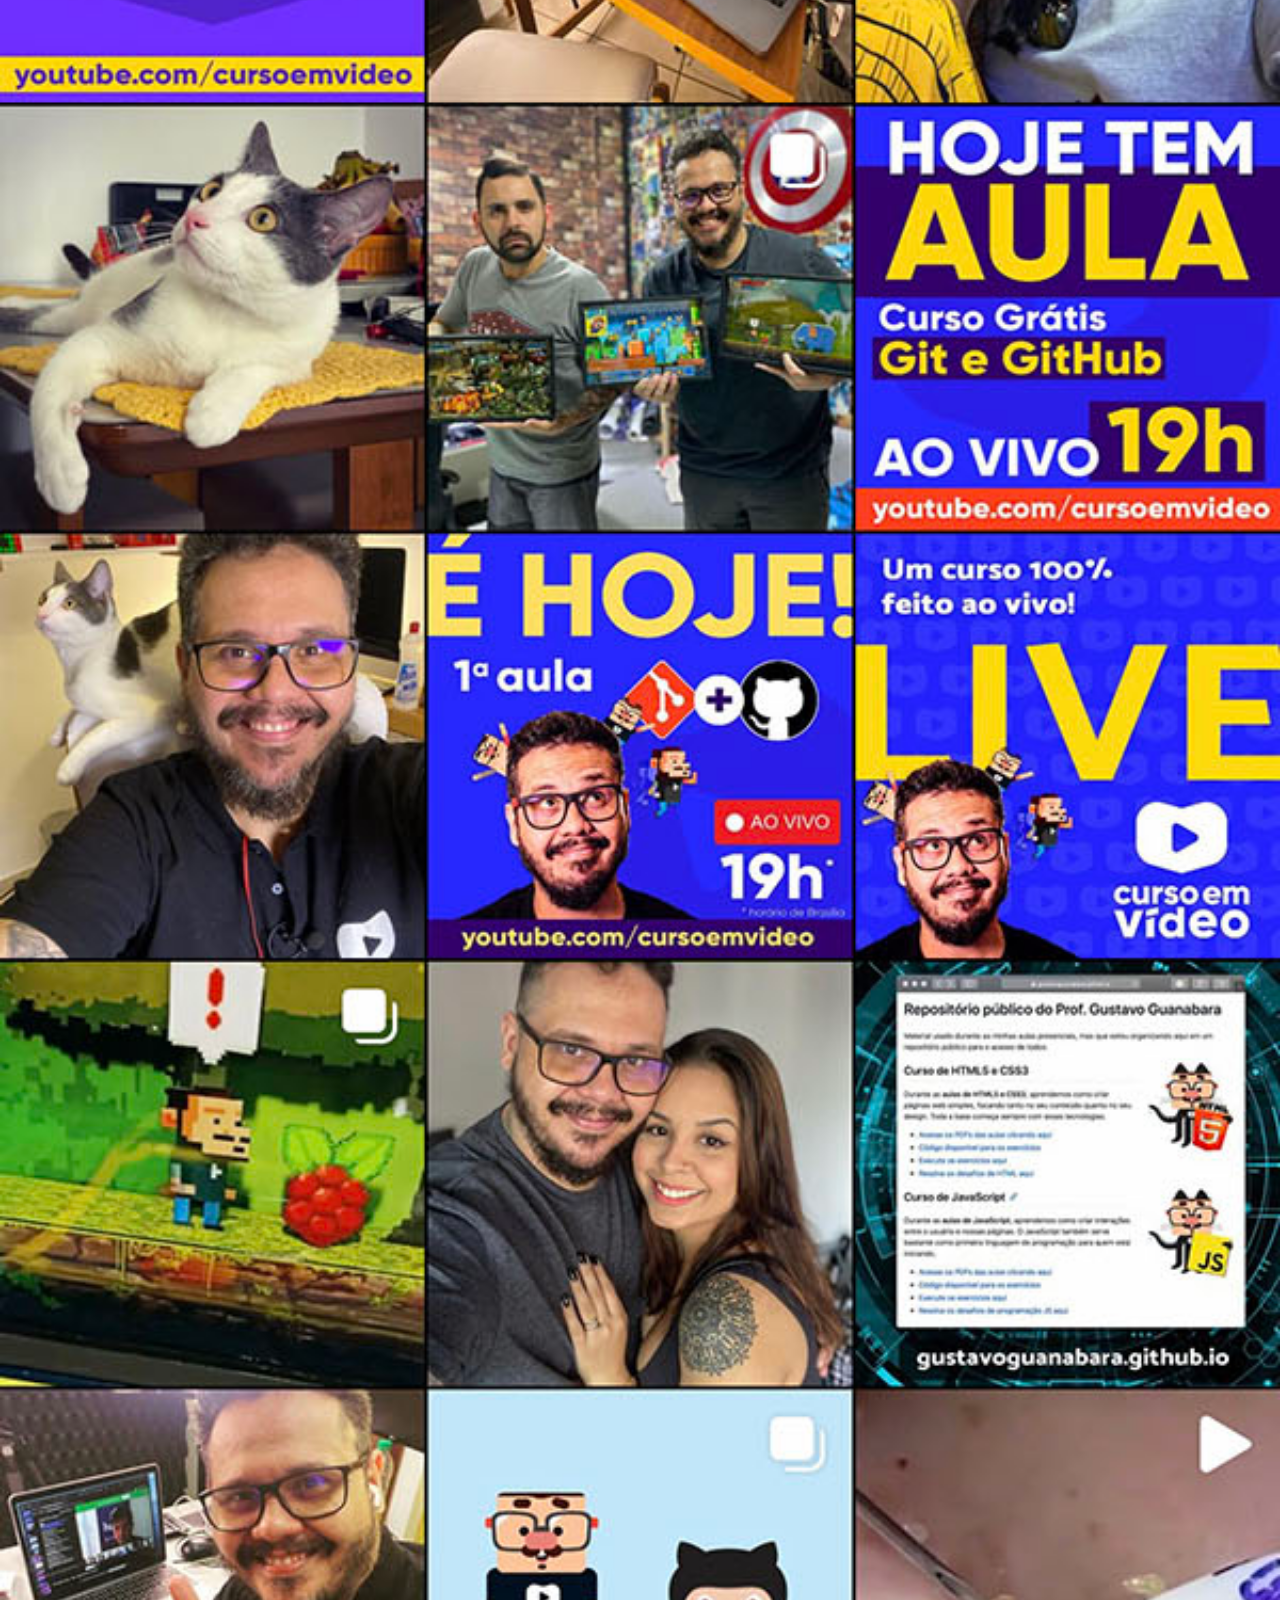
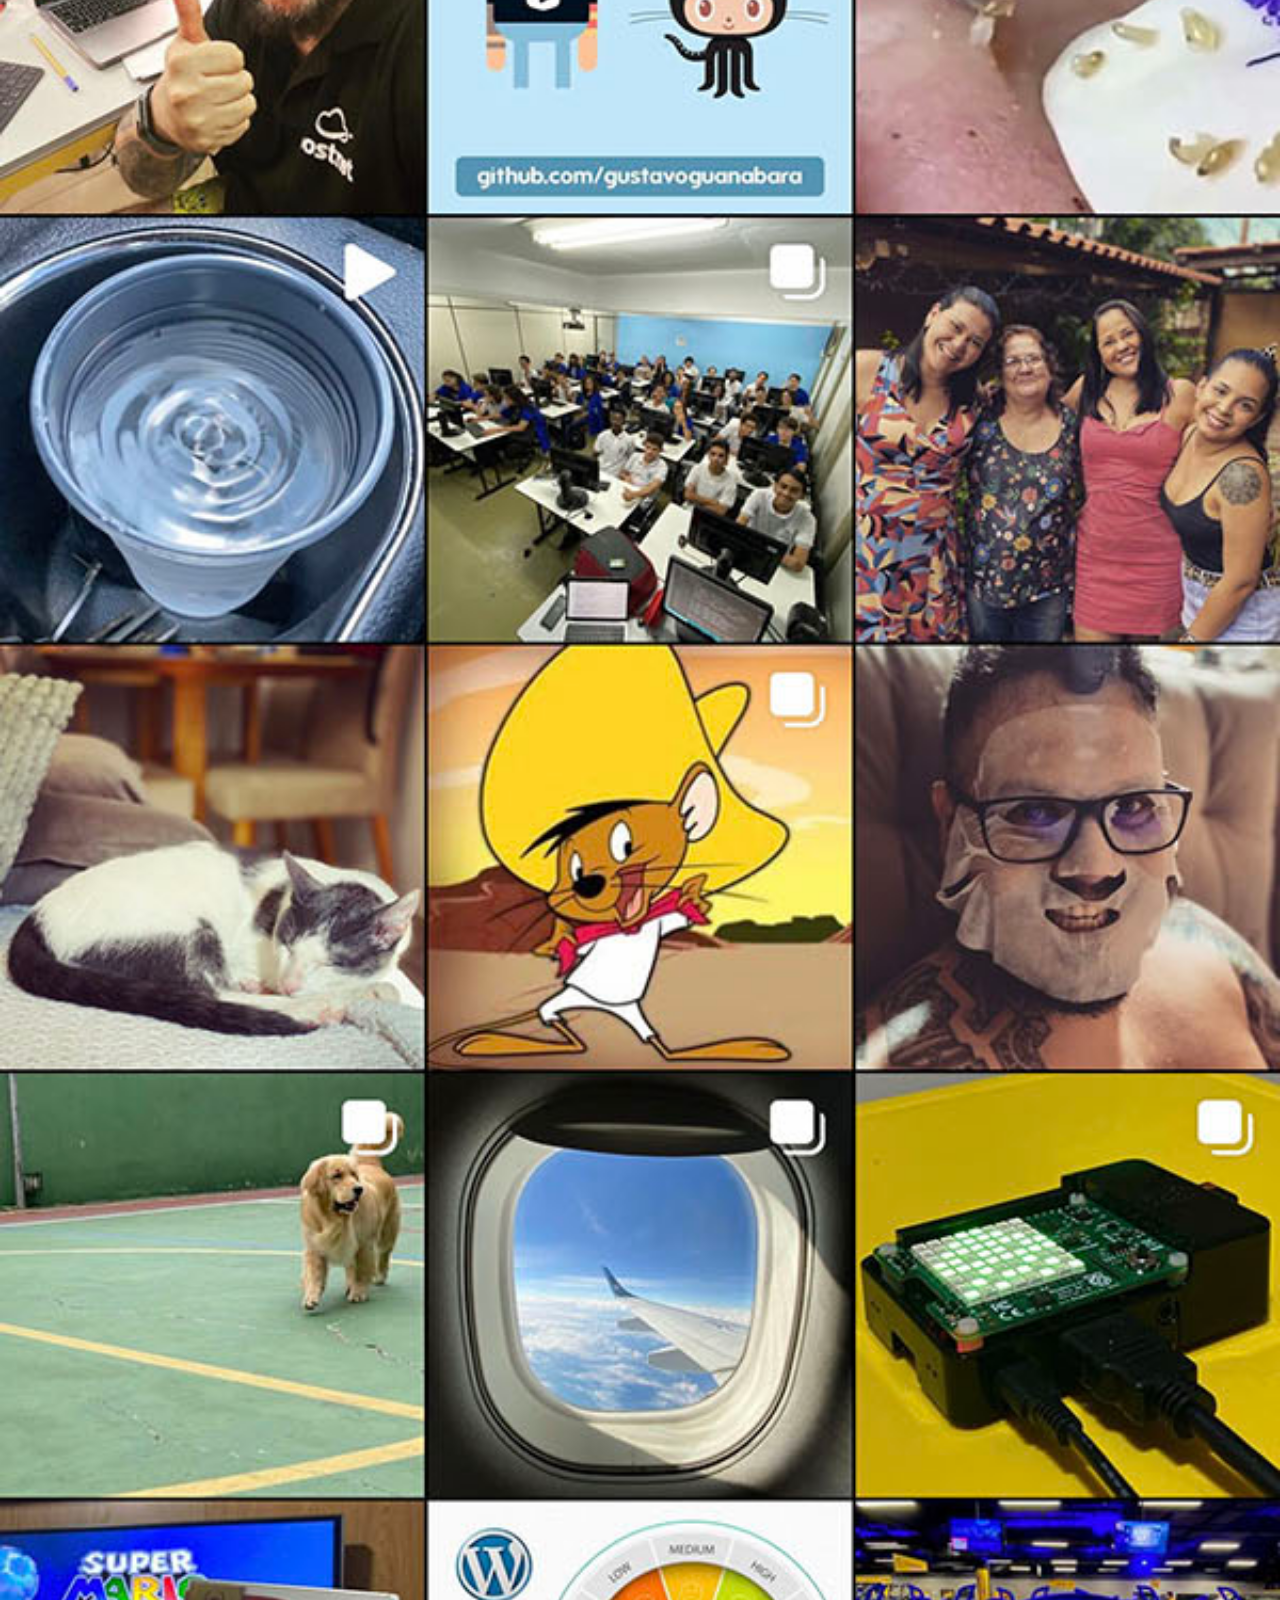
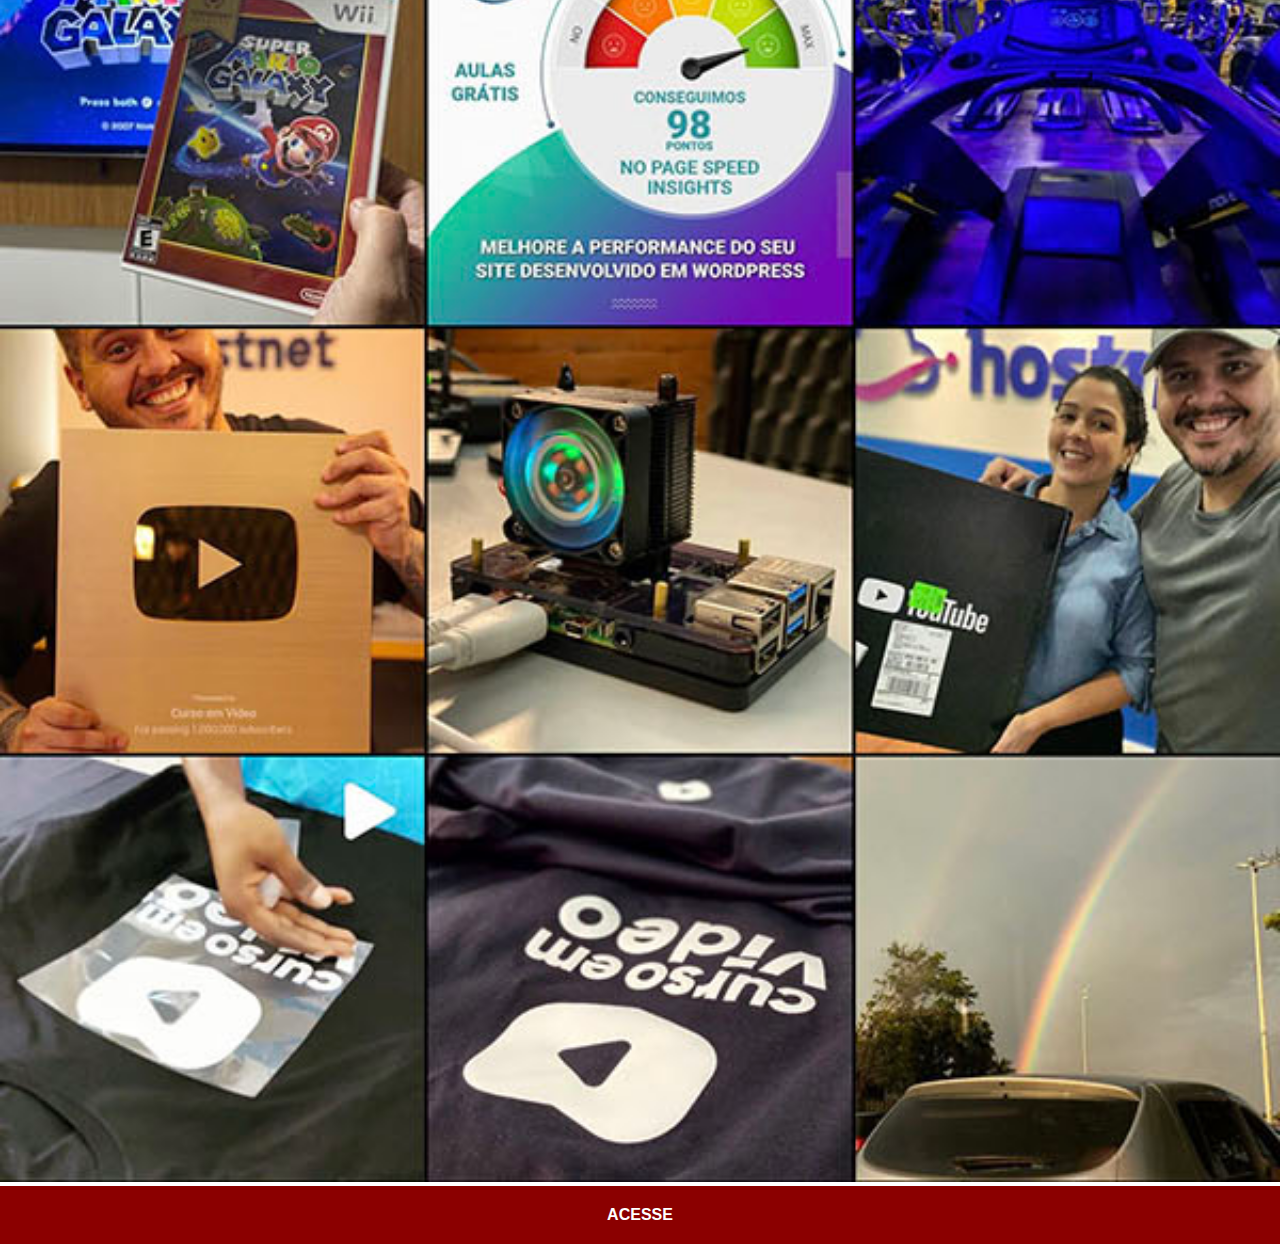
<file: instagram.html>
<!DOCTYPE html>
<html lang="pt-br">
<head>
    <meta charset="UTF-8">
    <meta http-equiv="X-UA-Compatible" content="IE=edge">
    <meta name="viewport" content="width=device-width, initial-scale=1.0">
    <title>Instagram</title>
    <link rel="stylesheet" href="estilos/social.css">
</head>
<body>
    <img src="imagens/tela-instagram.jpg" alt="Instagram">
    <a href="https://www.instagram.com/gustavoguanabara/" target="_blank">ACESSE</a>
</body>
</html>
</file>
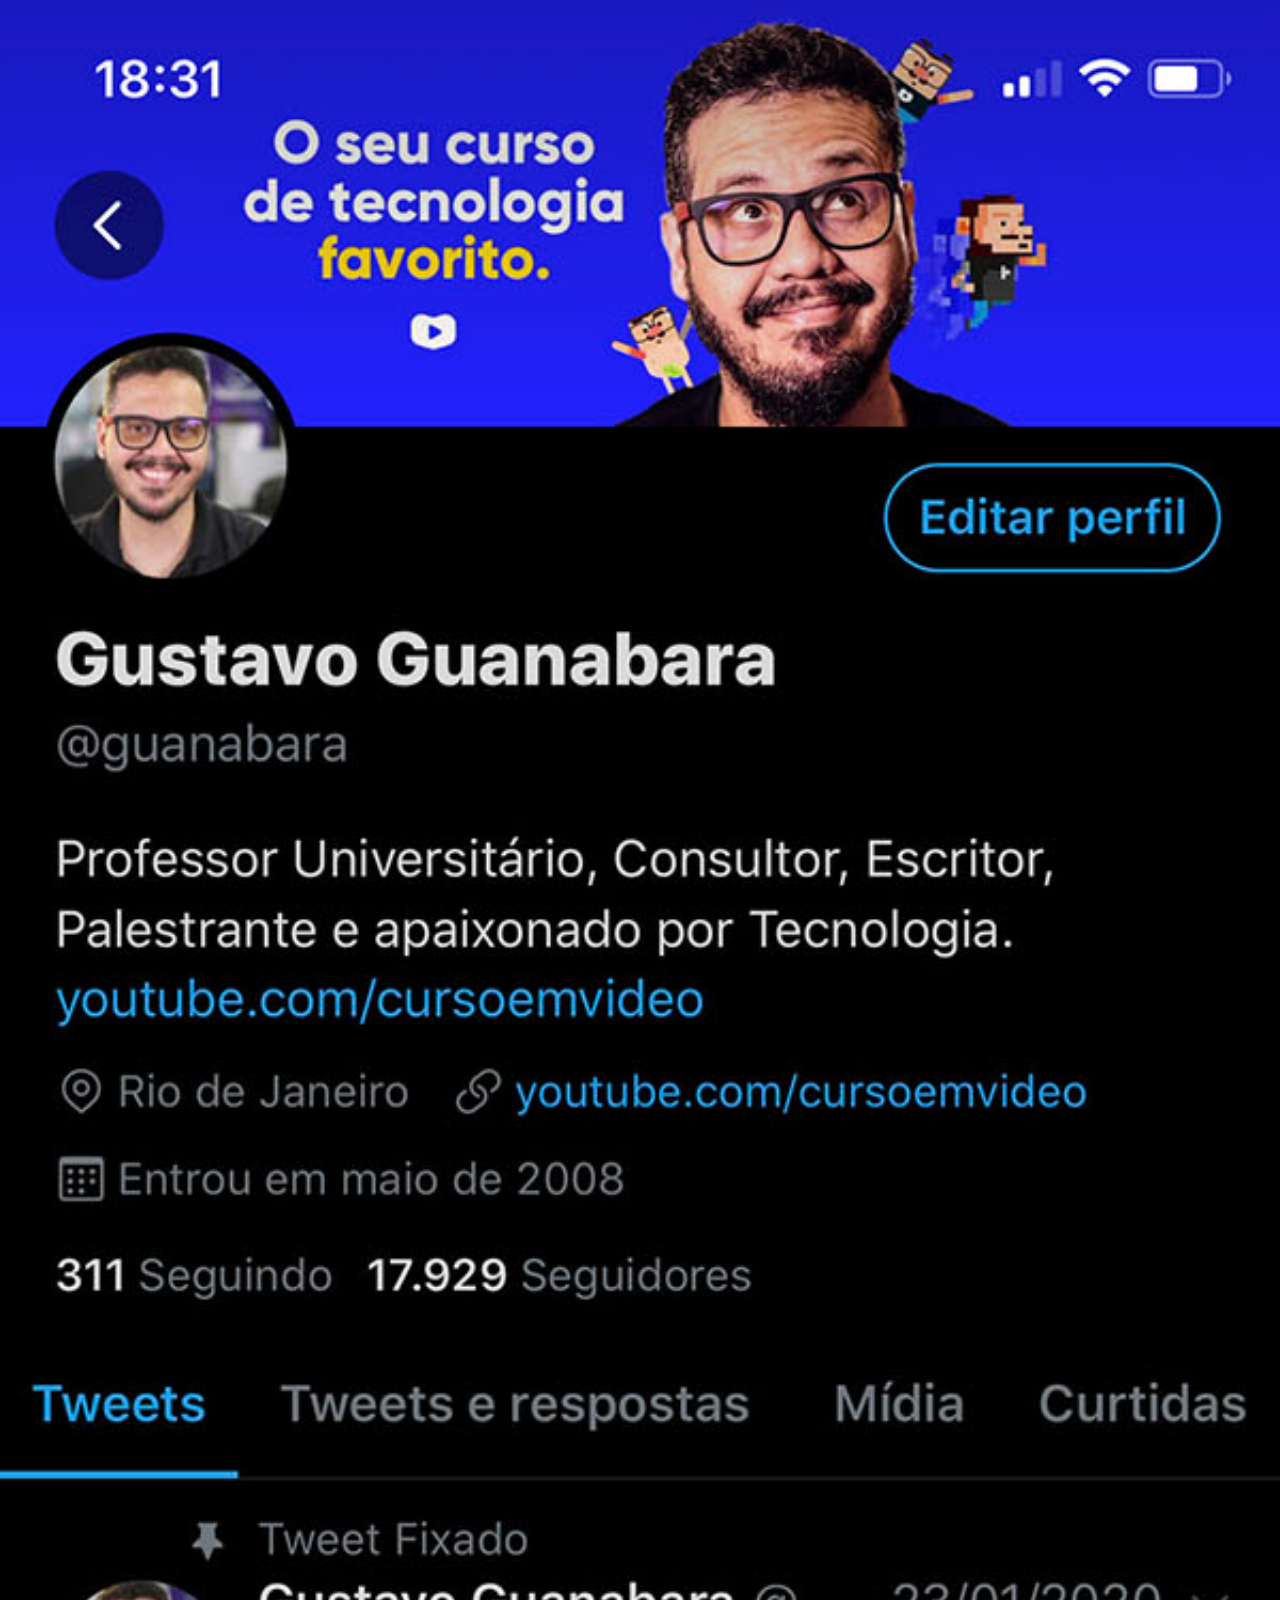
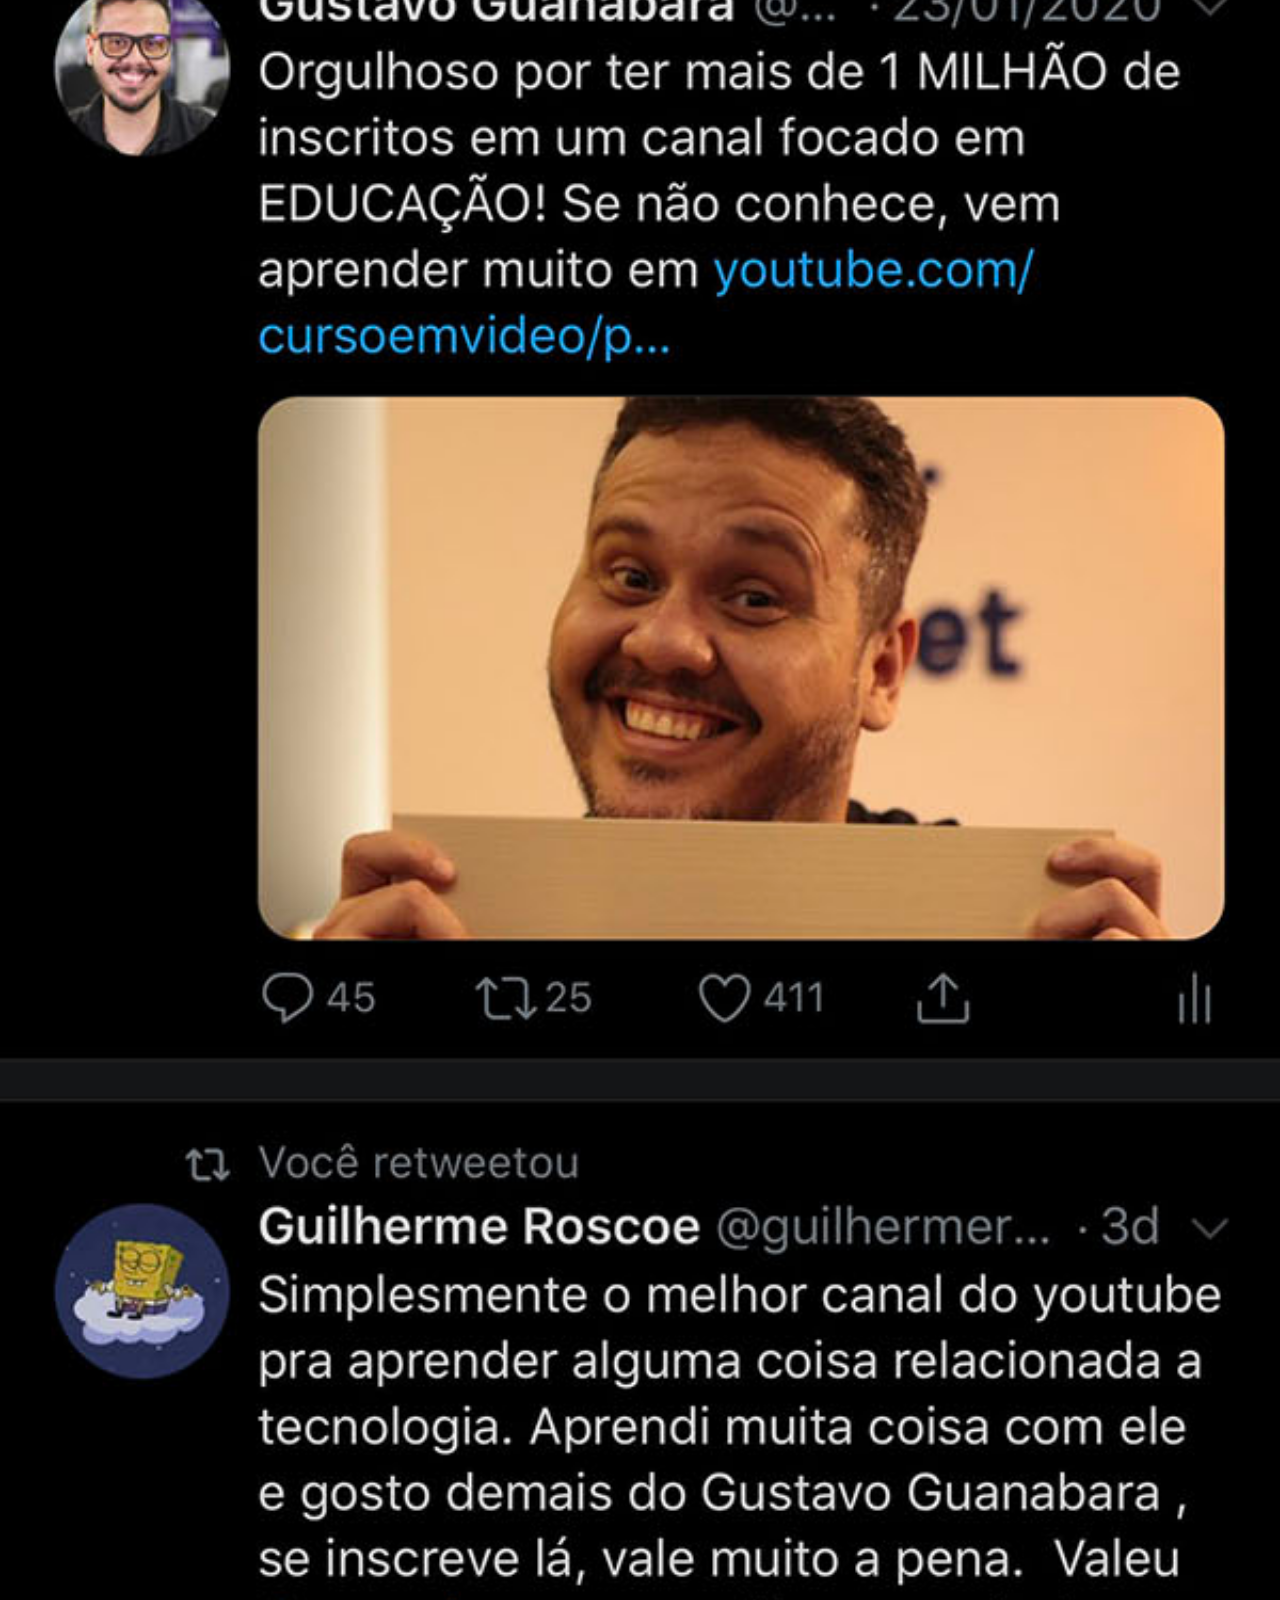
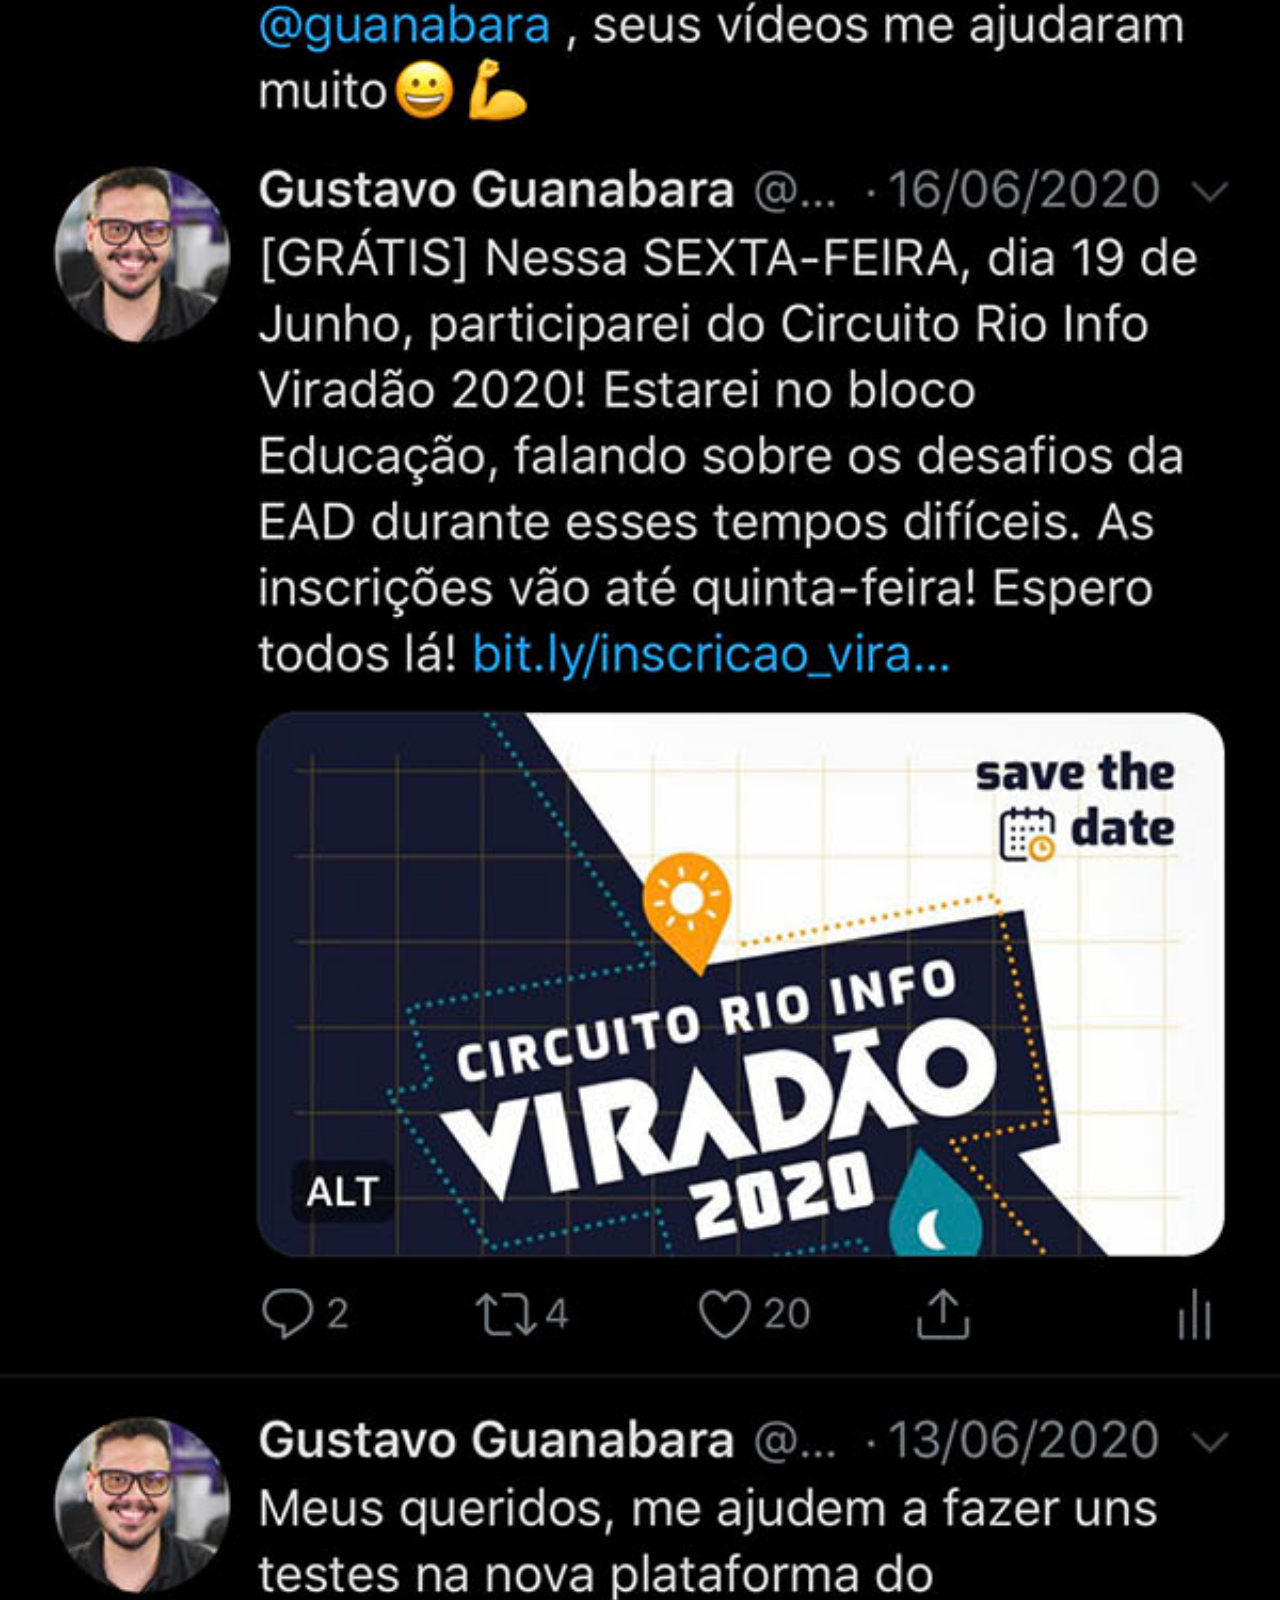
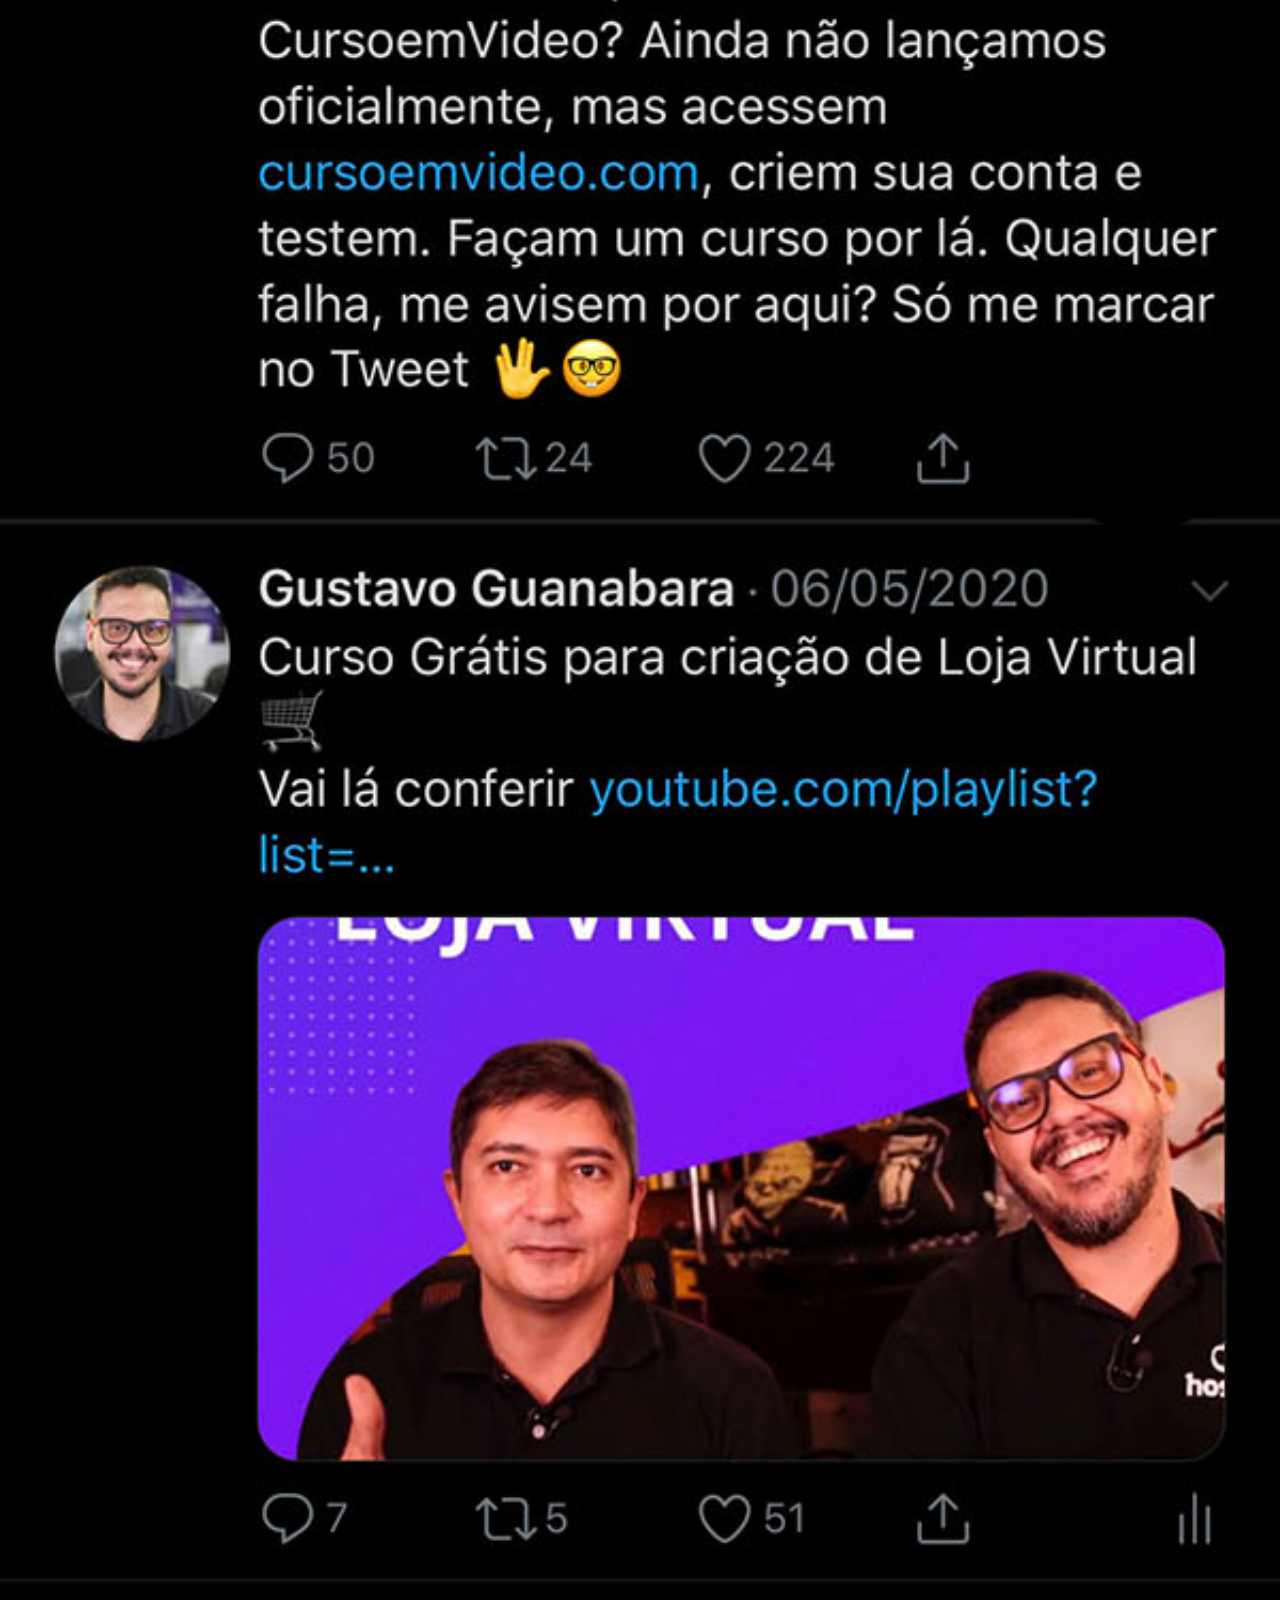
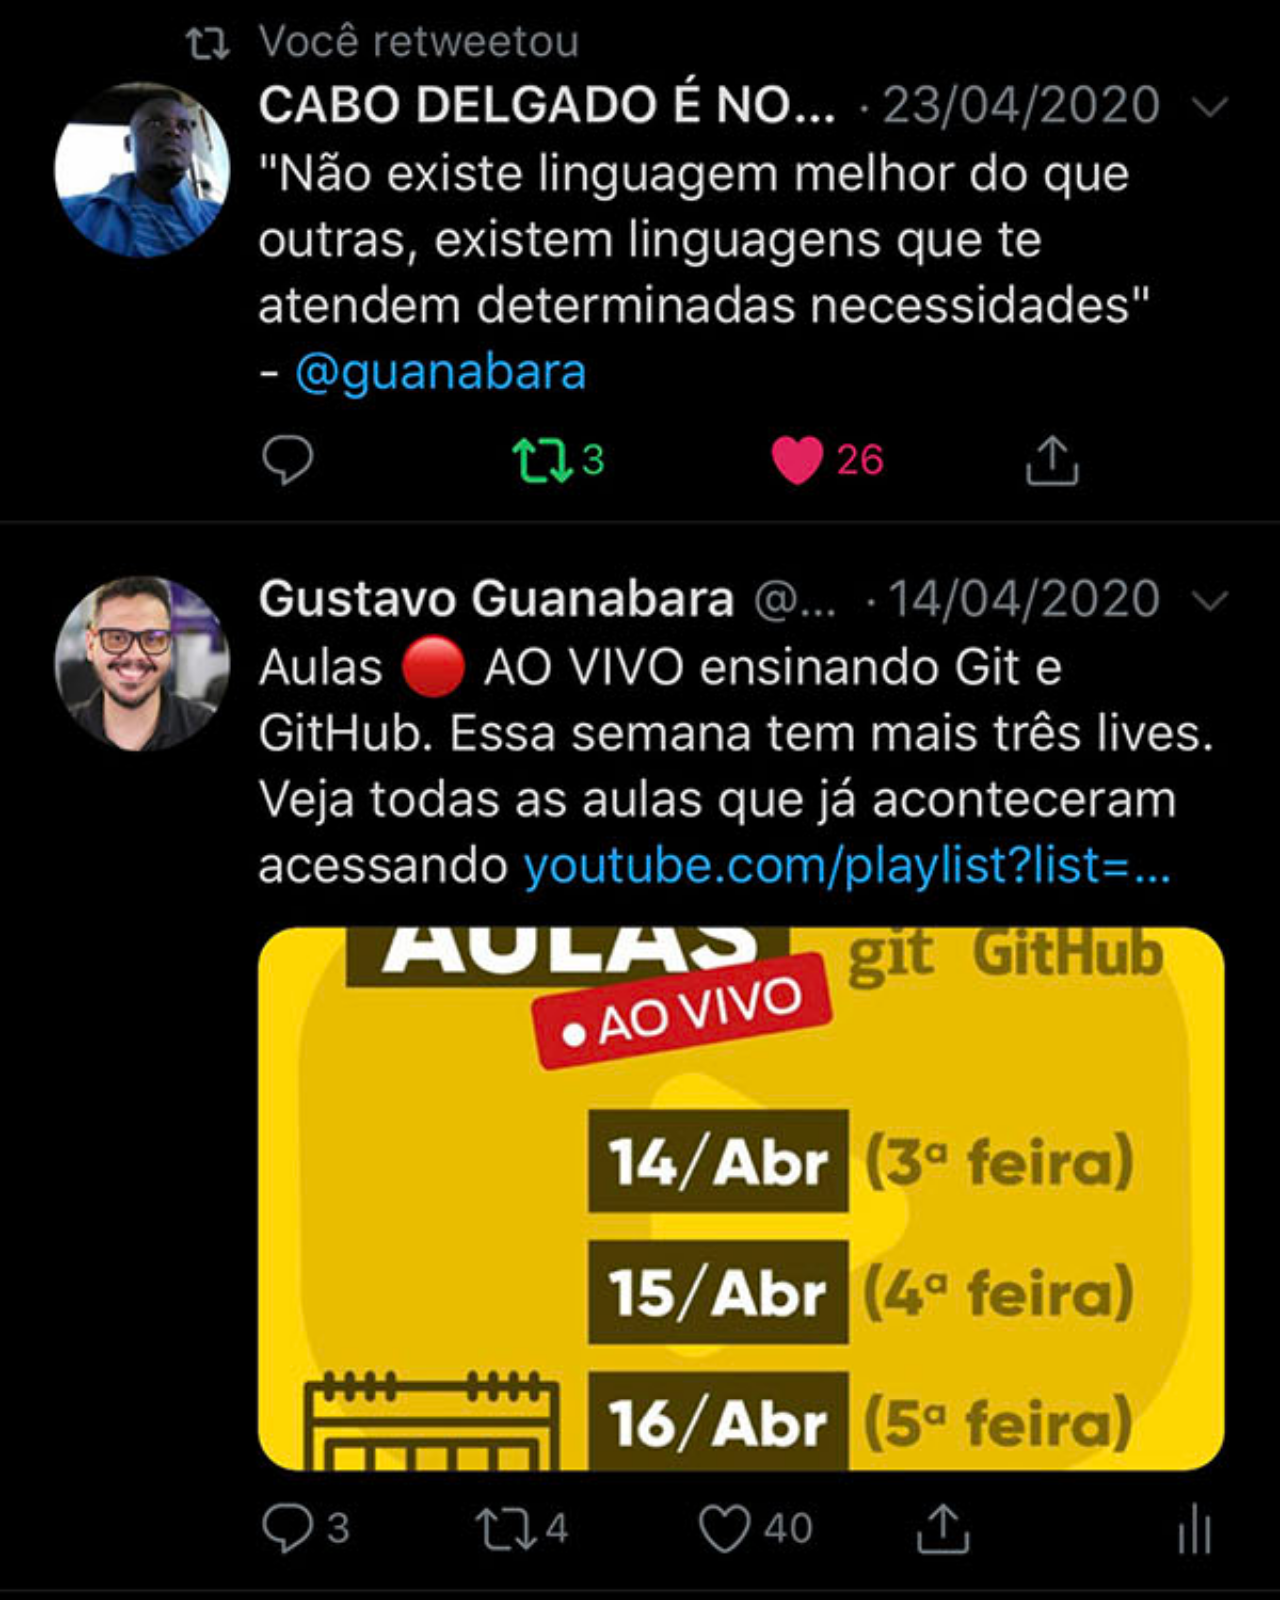
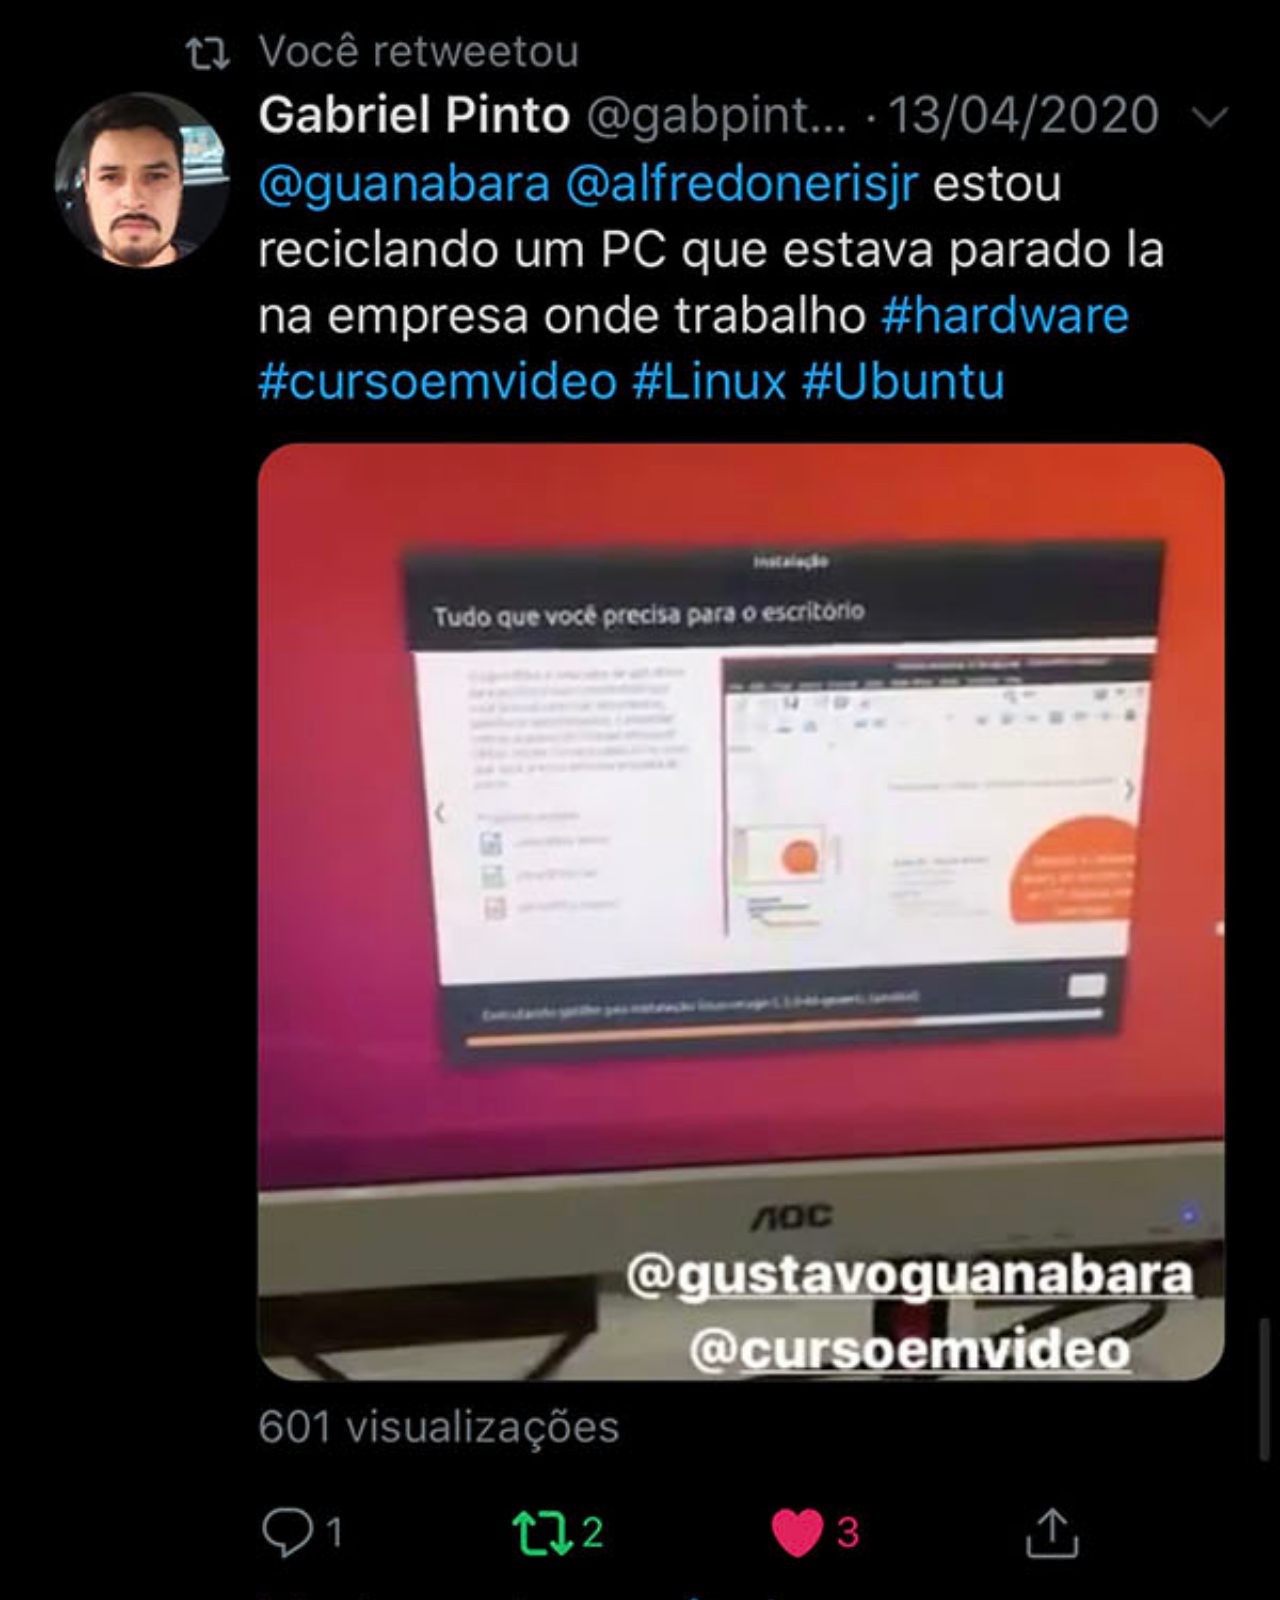
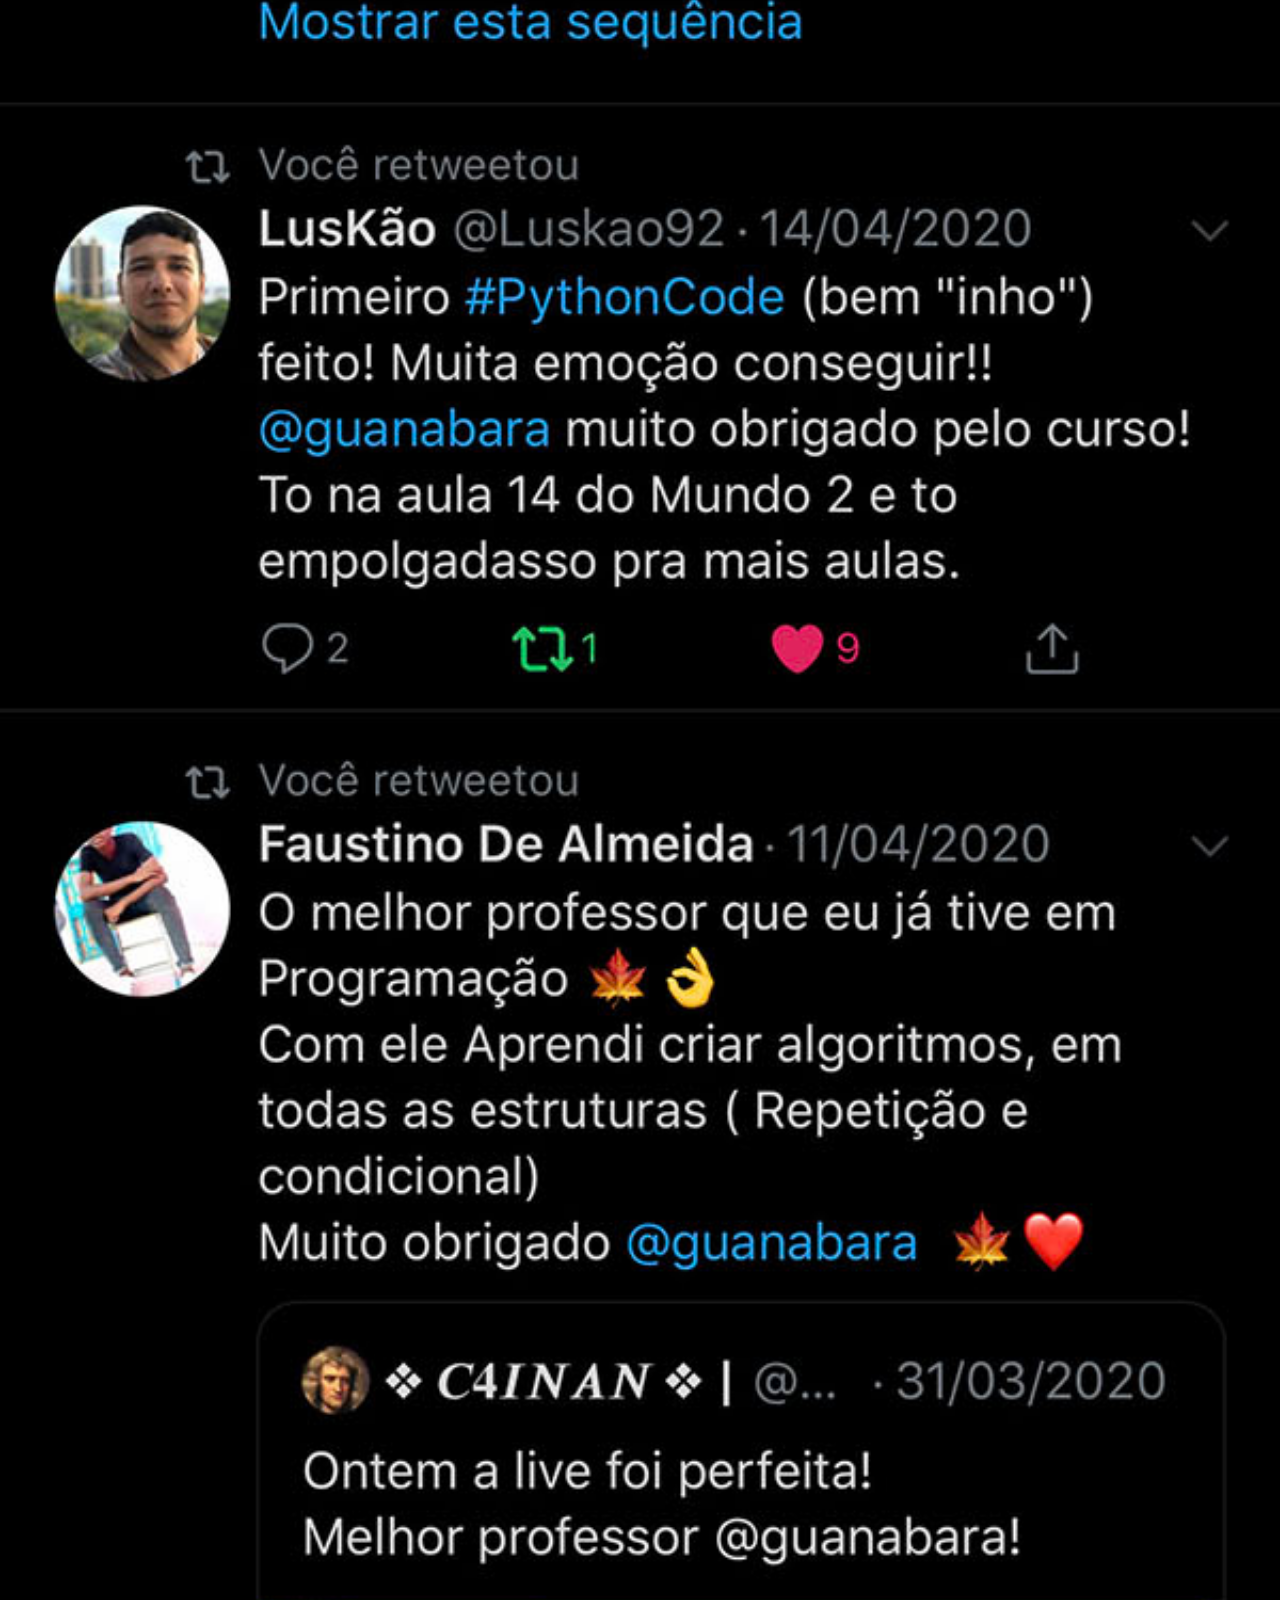
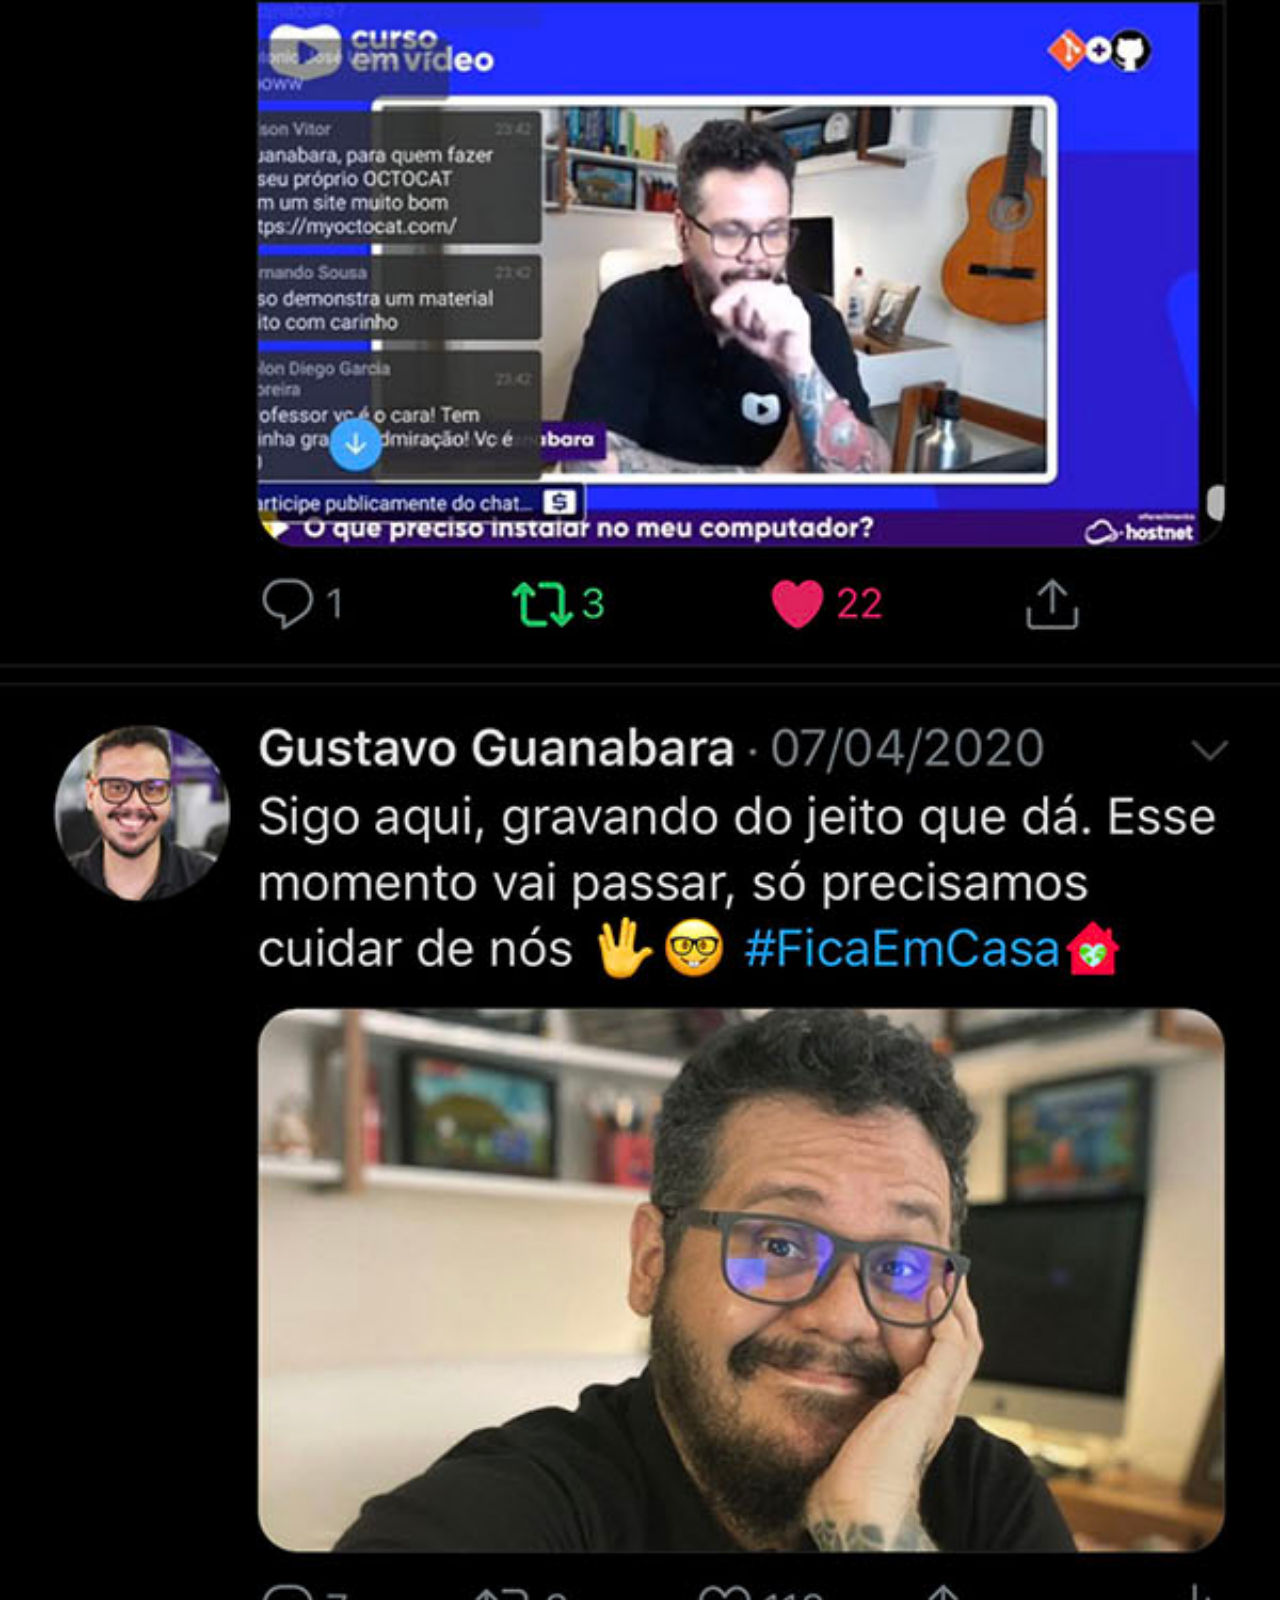
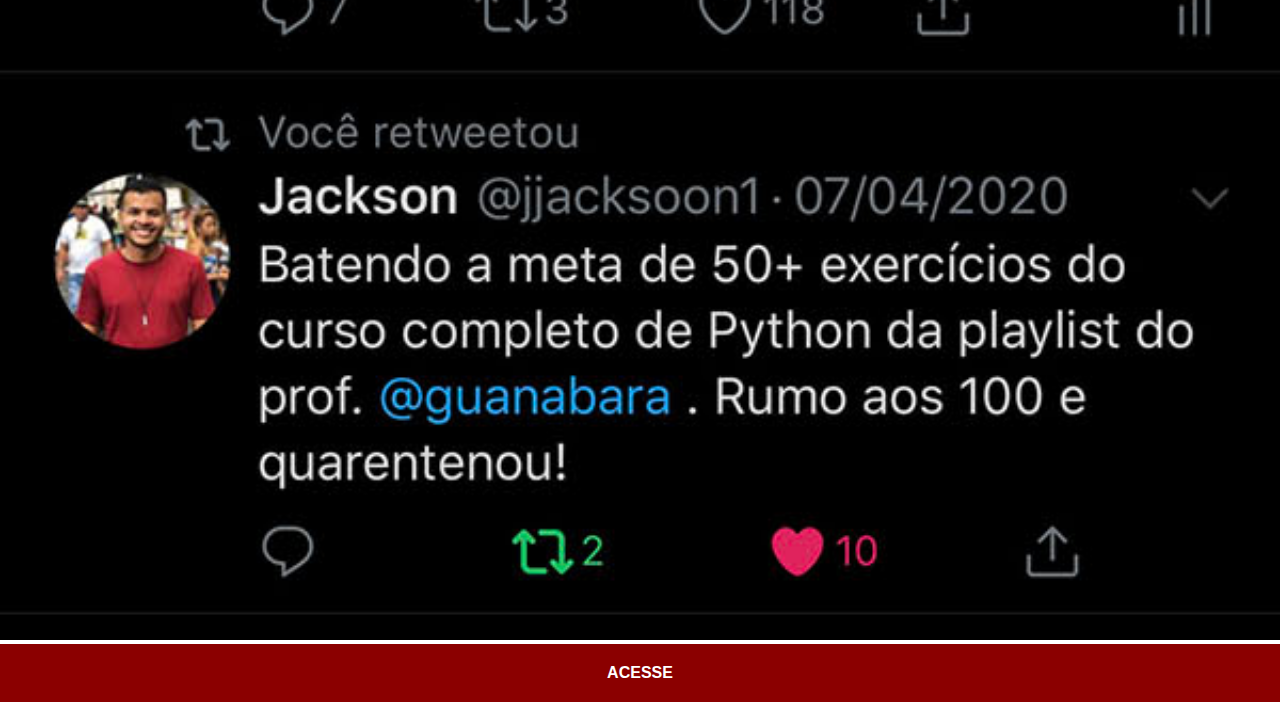
<file: twitter.html>
<!DOCTYPE html>
<html lang="en">
<head>
    <meta charset="UTF-8">
    <meta http-equiv="X-UA-Compatible" content="IE=edge">
    <meta name="viewport" content="width=device-width, initial-scale=1.0">
    <title>Twitter</title>
    <link rel="stylesheet" href="estilos/social.css">
</head>
<body>
    <img src="imagens/tela-twitter.jpg" alt="">
    <a href="https://twitter.com/guanabara" target="_blank">ACESSE</a>
</body>
</html>
</file>
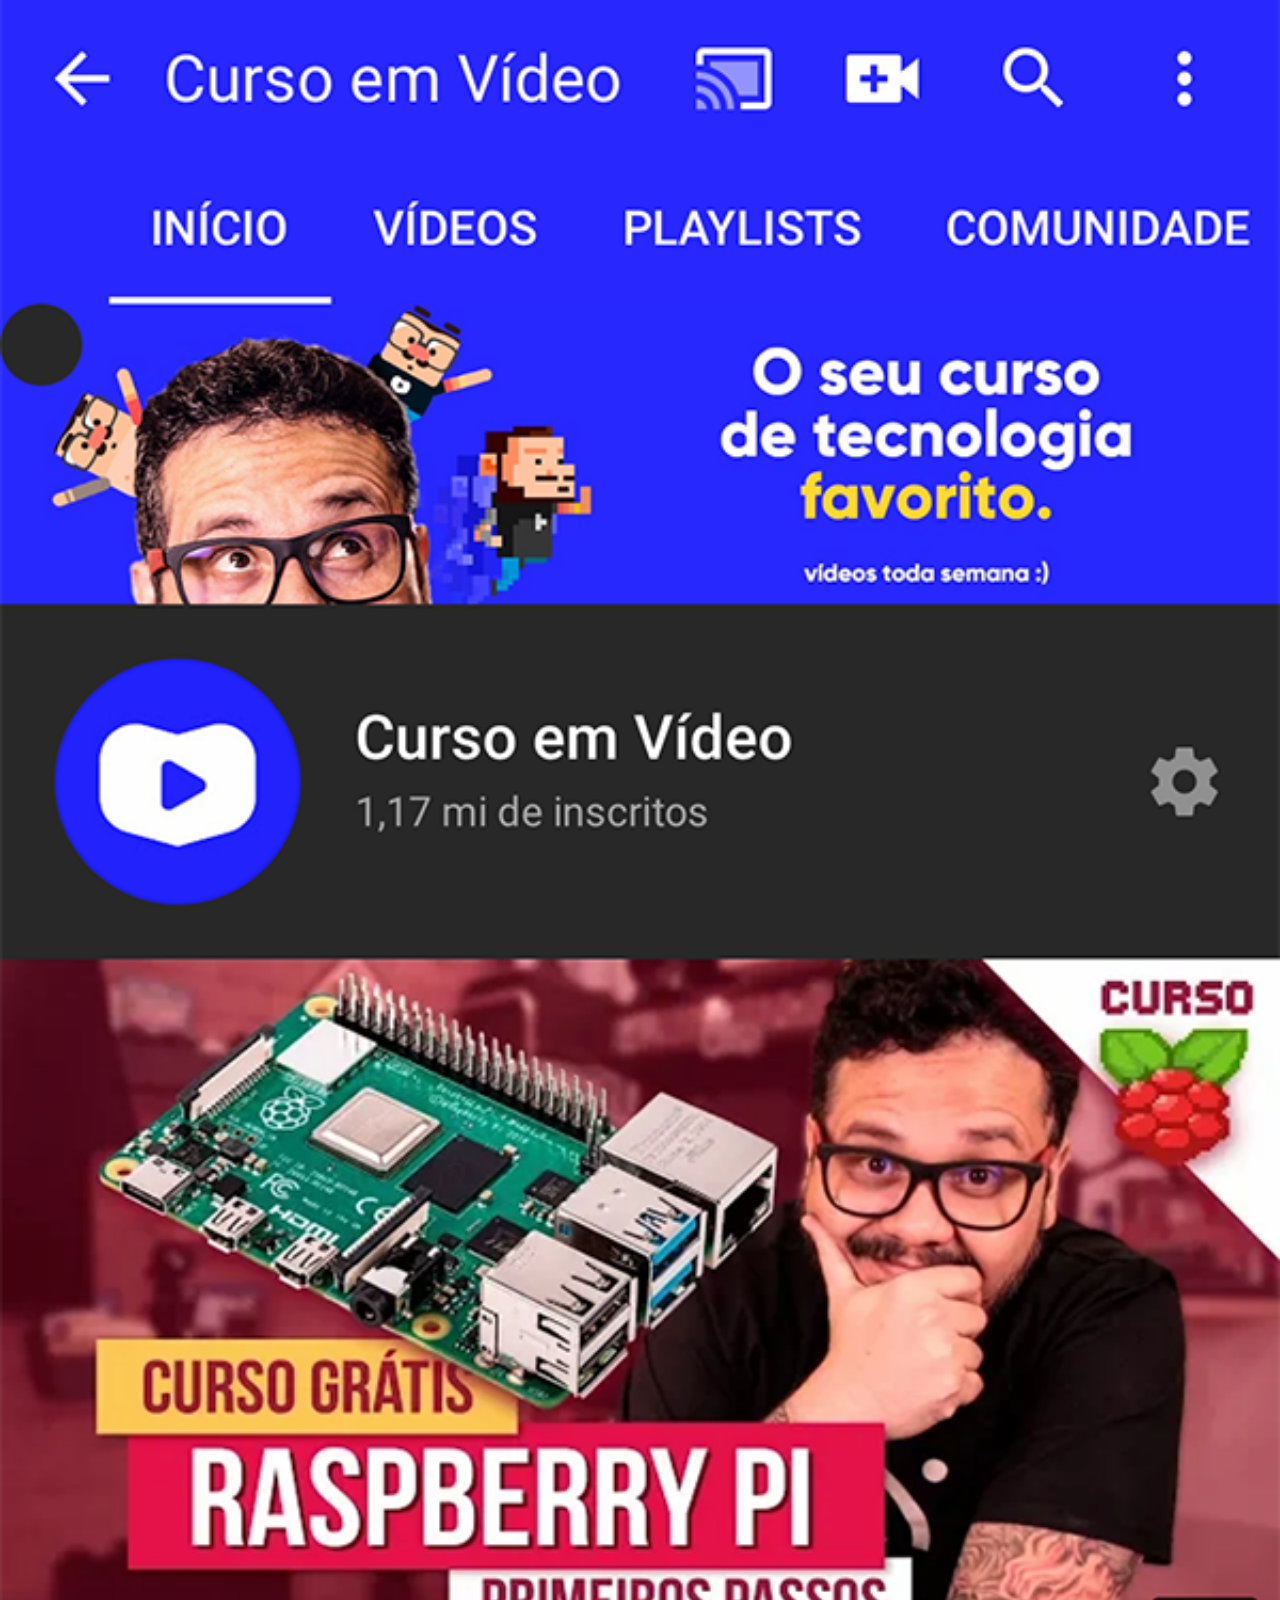
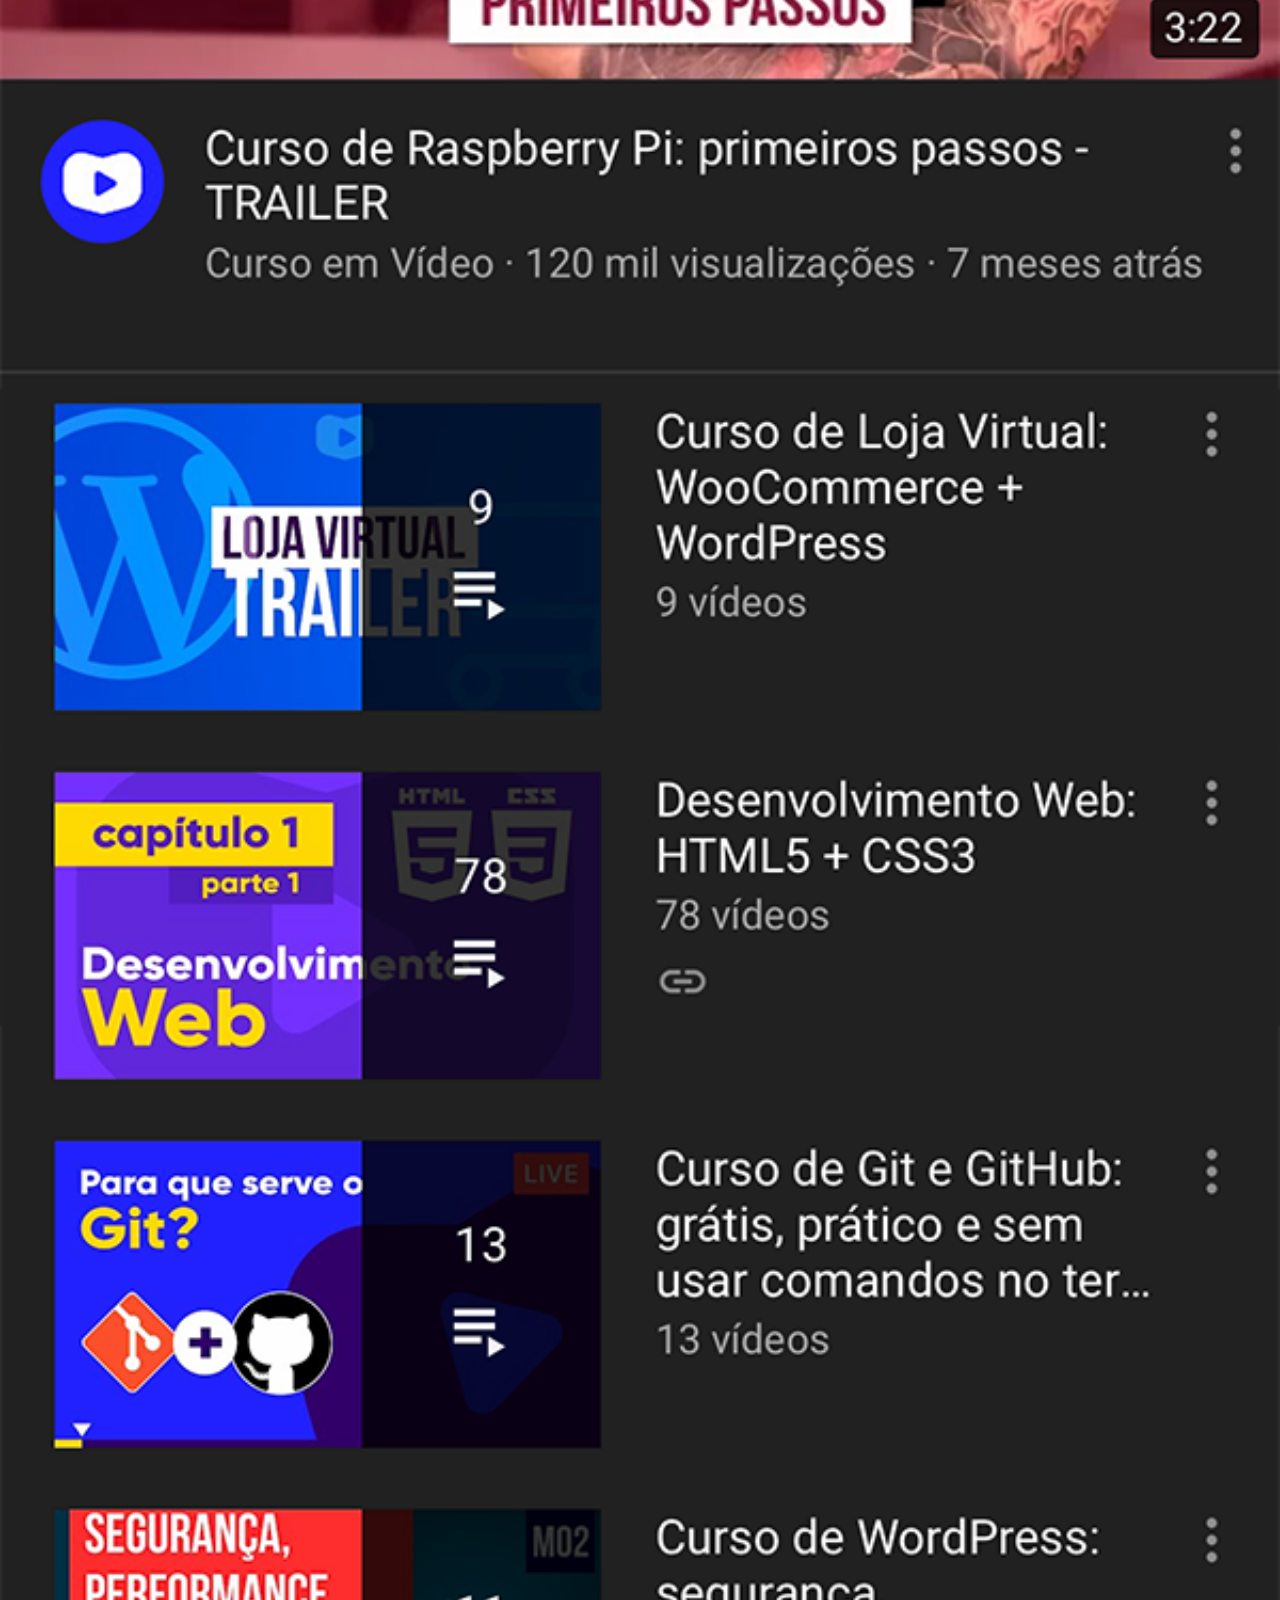
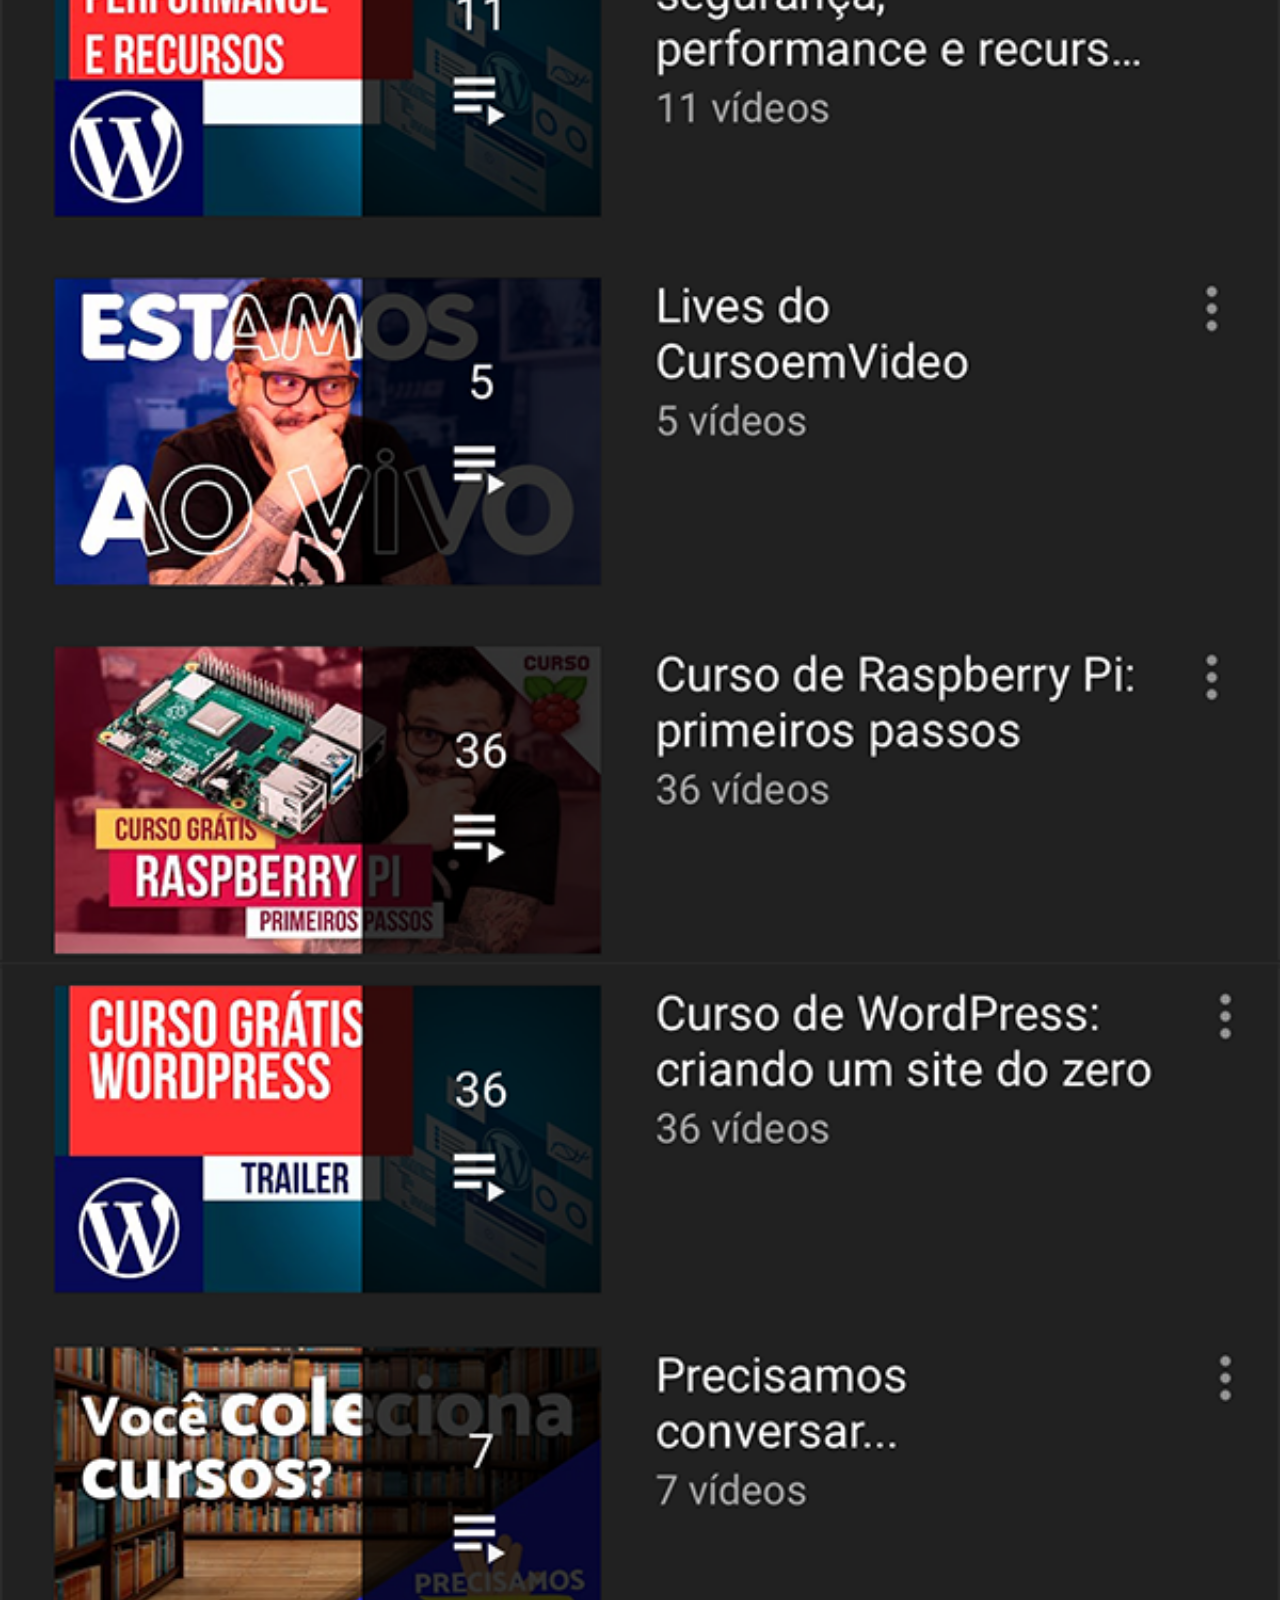
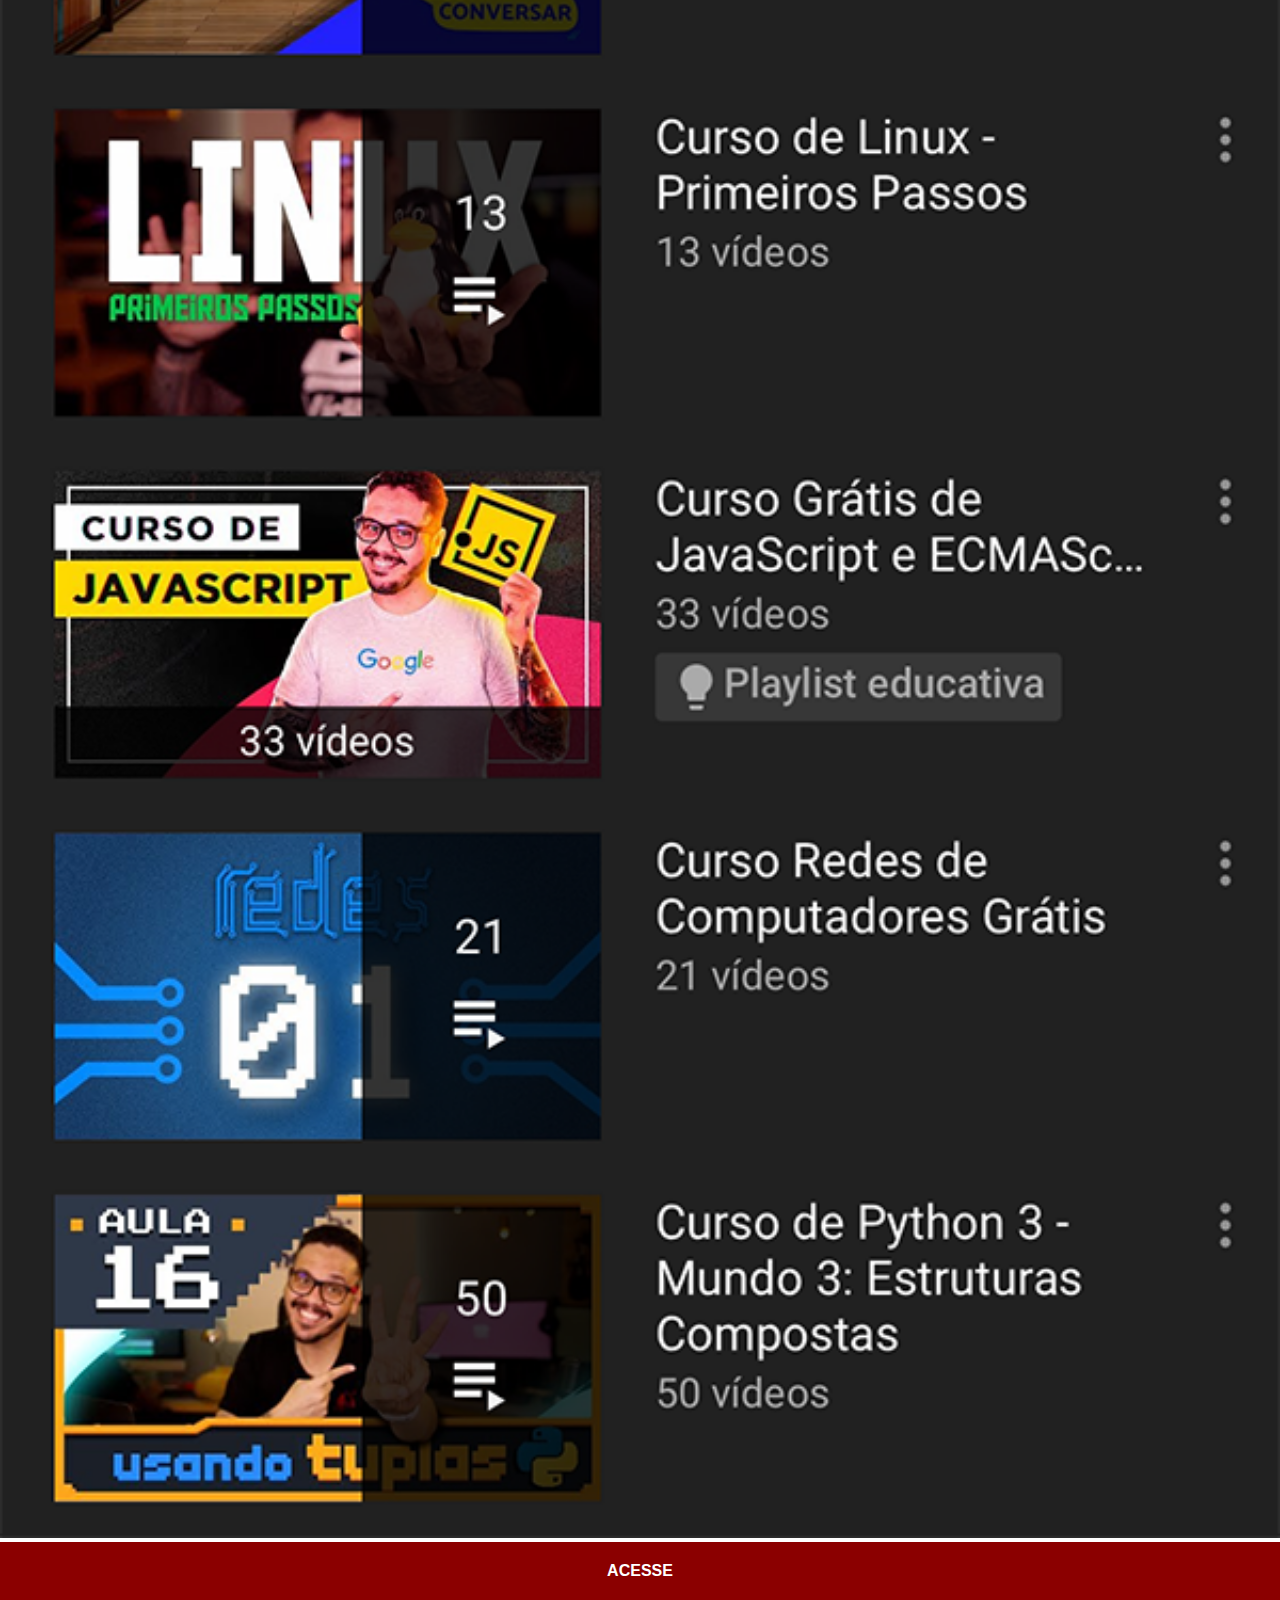
<file: youtube.html>
<!DOCTYPE html>
<html lang="pt-br">
<head>
    <meta charset="UTF-8">
    <meta http-equiv="X-UA-Compatible" content="IE=edge">
    <meta name="viewport" content="width=device-width, initial-scale=1.0">
    <title>Youtube</title>
    <link rel="stylesheet" href="estilos/social.css">
</head>
<body>
    <img src="imagens/tela-youtube.png" alt="Youtube">
    <a href="https://www.youtube.com/@CursoemVideo/playlists" target="_blank">ACESSE</a>
</body>
</html>
</file>
<file: estilos/style.css>
@charset "UTF-8";

* {
    margin: 0px;
    padding: 0px;
    font-family: Arial, Helvetica, sans-serif;
    box-sizing: border-box;
}

html, body {
    height: 100vh;
    width: 100vw;
}

body {
    background: url('../imagens/fundo-madeira.jpg') no-repeat top center;
    background-size: cover;
    background-attachment: fixed;
}

main {
    height: 100vh;
    position: relative;
}

section#telefone {
    position: absolute;
    top: 50%;
    left: 50%;
    transform: translate(-50%, -50%);
    
    height: 627px;
    width: 311px;
    background: url('../imagens/frame-iphone.png') no-repeat;
}

iframe#tela {
    position: relative;
    top: 80px;
    left: 22px;
    width: 267px;
    height: 471px;
}

section#redes-sociais {
    text-align: right;
}

section#redes-sociais img {
    width: 50px;
    margin: 10px;
    border-radius: 50%;
    box-shadow: 2px 2px 5px rgba(0, 0, 0, 0.400);
    z-index: 1;
}

section#redes-sociais img:hover {
    border: 2px solid rgba(255, 255, 255, 0.637);
    transform: translate(-3px, -3px);
    box-shadow: 5px 5px 10px rgba(0, 0, 0, 0.623);
    transition: transform 0.2, border 0.2;
}
</file>
<file: estilos/social.css>
@charset "UTF-8";

* {
    margin: 0;
    padding: 0;
    box-sizing: border-box;
    font-family: Arial, Helvetica, sans-serif;
}

::-webkit-scrollbar {
    width: 0px;
    height: 0px;
}

img {
    width: 100vw;
}

a {
    display: block;
    background-color: darkred;
    color: white;
    padding: 20px;
    text-align: center;
    font-weight: bolder;
    text-decoration: none;
}

a:hover {
    background-color: red;
}
</file>
